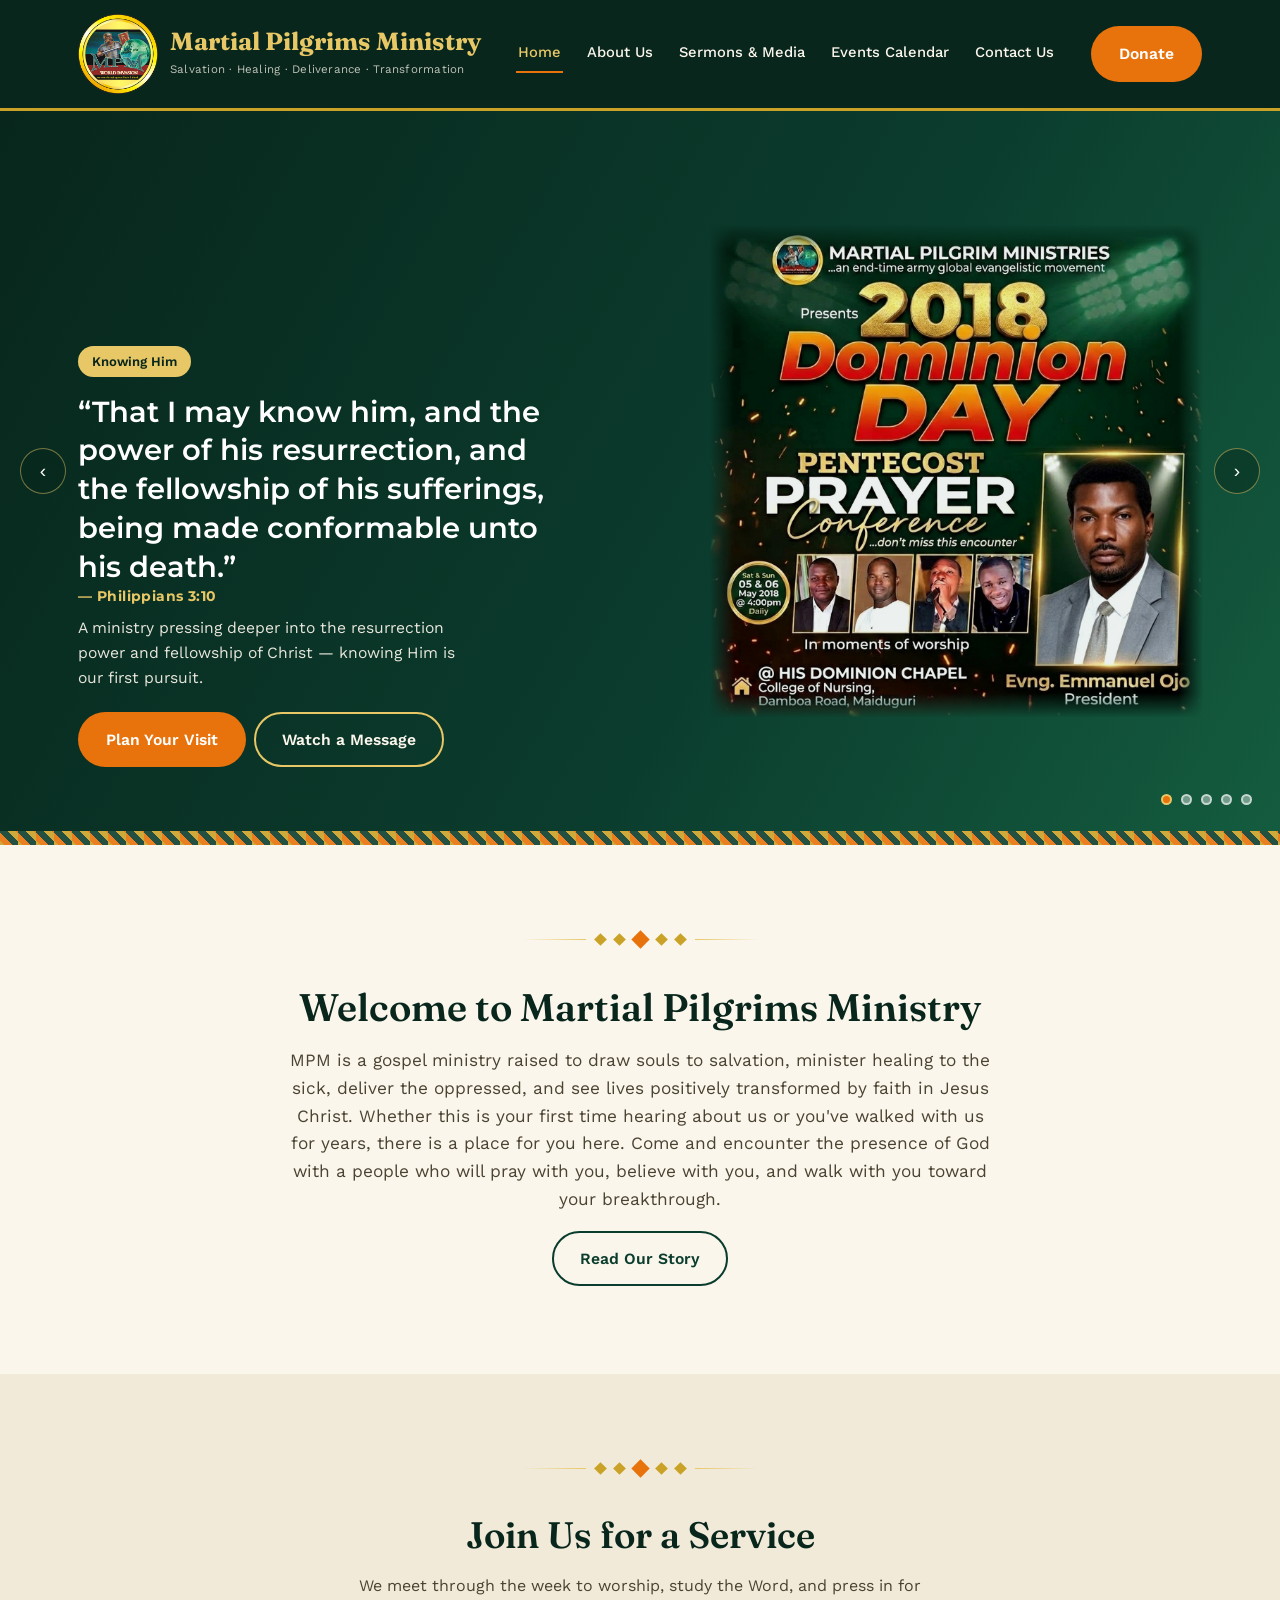
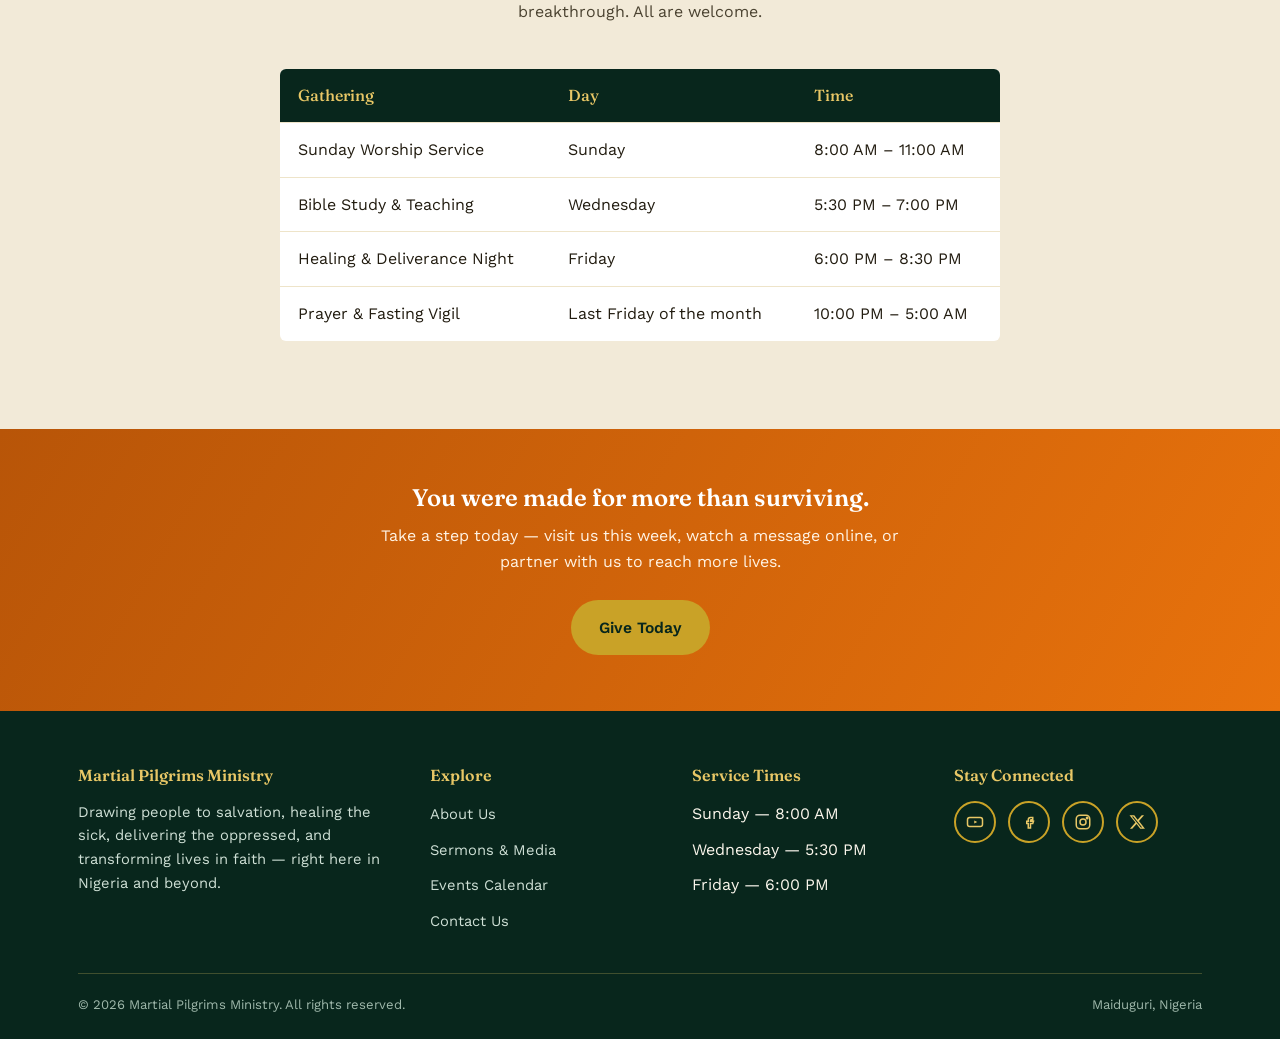
<file: index.html>
<!DOCTYPE html>
<html lang="en">
<head>
<meta charset="UTF-8">
<meta name="viewport" content="width=device-width, initial-scale=1.0">
<title>Martial Pilgrims Ministry — Home</title>
<meta name="description" content="Martial Pilgrims Ministry: drawing people to salvation, healing the sick, delivering the oppressed, and transforming lives in faith.">
<link rel="preconnect" href="https://fonts.googleapis.com">
<link href="https://fonts.googleapis.com/css2?family=Fraunces:opsz,wght@9..144,500;9..144,600;9..144,700&family=Montserrat:wght@500;600;700;800&family=Work+Sans:wght@400;500;600;700&display=swap" rel="stylesheet">
<link rel="stylesheet" href="style.css">
</head>
<body>

<header class="site-header">
  <nav class="nav">
    <a href="index.html" class="brand">
      <span class="brand-mark">
        <img src="assets/logo.png" alt="Martial Pilgrims Ministry logo">
      </span>
      <span class="brand-text">
        <span class="name">Martial Pilgrims Ministry</span>
        <span class="tag">Salvation · Healing · Deliverance · Transformation</span>
      </span>
    </a>
    <ul class="nav-links">
      <li><a href="index.html" class="active">Home</a></li>
      <li><a href="about.html">About Us</a></li>
      <li><a href="sermons.html">Sermons &amp; Media</a></li>
      <li><a href="events.html">Events Calendar</a></li>
      <li><a href="contact.html">Contact Us</a></li>
    </ul>
    <div class="nav-actions">
      <a href="#" class="btn btn-orange" data-open-donate>Donate</a>
      <button class="nav-toggle" aria-label="Toggle menu">
        <span></span><span></span><span></span>
      </button>
    </div>
  </nav>
</header>

<!-- ============ HERO: 5 large picture sliders ============ -->
<div class="hero-slider">

  <div class="slide active">
    <div class="slide-bg"></div>
    <div class="slide-media bg-worship"></div>
    <div class="slide-content">
      <span class="slide-kicker">Knowing Him</span>
      <h1>“That I may know him, and the power of his resurrection, and the fellowship of his sufferings, being made conformable unto his death.”<span class="verse-ref">— Philippians 3:10</span></h1>
      <p>A ministry pressing deeper into the resurrection power and fellowship of Christ — knowing Him is our first pursuit.</p>
      <div class="slide-actions">
        <a href="#service-times" class="btn btn-orange">Plan Your Visit</a>
        <a href="sermons.html" class="btn btn-outline on-dark">Watch a Message</a>
      </div>
    </div>
  </div>

  <div class="slide">
    <div class="slide-bg"></div>
    <div class="slide-media bg-healing"></div>
    <div class="slide-content">
      <span class="slide-kicker">Soldiers of Christ</span>
      <h1>“No man that warreth entangleth himself with the affairs of this life; that he may please him who hath chosen him to be a soldier.”<span class="verse-ref">— 2 Timothy 2:4</span></h1>
      <p>Undivided, disciplined, and wholly devoted to please the One who called us into His army.</p>
      <div class="slide-actions">
        <a href="events.html" class="btn btn-orange">Join Bible Study</a>
        <a href="about.html" class="btn btn-outline on-dark">Our Beliefs</a>
      </div>
    </div>
  </div>

  <div class="slide">
    <div class="slide-bg"></div>
    <div class="slide-media bg-deliverance"></div>
    <div class="slide-content">
      <span class="slide-kicker">Healing &amp; Miracles</span>
      <h1>“Heal the sick, cleanse the lepers, raise the dead, cast out devils: freely ye have received, freely give.”<span class="verse-ref">— Matthew 10:8</span></h1>
      <p>Freely we have received — freely we give, ministering healing and deliverance to all who come.</p>
      <div class="slide-actions">
        <a href="events.html" class="btn btn-orange">Join a Healing Service</a>
        <a href="sermons.html" class="btn btn-outline on-dark">Testimonies</a>
      </div>
    </div>
  </div>

  <div class="slide">
    <div class="slide-bg"></div>
    <div class="slide-media bg-outreach"></div>
    <div class="slide-content">
      <span class="slide-kicker">Power From on High</span>
      <h1>“Ye shall receive power, after that the Holy Ghost is come upon you: and ye shall be witnesses unto me both in Jerusalem, and in all Judaea, and in Samaria, and unto the uttermost part of the earth.”<span class="verse-ref">— Acts 1:8</span></h1>
      <p>Spirit-empowered witnesses carrying the Gospel from Nigeria to the uttermost parts of the earth.</p>
      <div class="slide-actions">
        <a href="events.html" class="btn btn-orange">See Outreach Events</a>
        <a href="#" class="btn btn-outline on-dark" data-open-donate>Support a Mission</a>
      </div>
    </div>
  </div>

  <div class="slide">
    <div class="slide-bg"></div>
    <div class="slide-media bg-youth"></div>
    <div class="slide-content">
      <span class="slide-kicker">Abiding in the Vine</span>
      <h1>“Abide in me, and I in you. As the branch cannot bear fruit of itself, except it abide in the vine; no more can ye, except ye abide in me.”<span class="verse-ref">— John 15:4</span></h1>
      <p>Rooted in Christ and bearing lasting fruit through daily communion with Him, as a family of faith.</p>
      <div class="slide-actions">
        <a href="events.html" class="btn btn-orange">Youth &amp; Discipleship</a>
        <a href="about.html" class="btn btn-outline on-dark">Meet Our Leaders</a>
      </div>
    </div>
  </div>

  <button class="hero-arrow prev" aria-label="Previous slide">&#8249;</button>
  <button class="hero-arrow next" aria-label="Next slide">&#8250;</button>
  <div class="hero-dots"></div>
</div>
<div class="pattern-strip"></div>

<!-- ============ Welcome ============ -->
<section>
  <div class="container" style="max-width:760px; text-align:center;">
    <div class="diamond-divider"><span></span><span></span><span></span><span></span><span></span></div>
    <h2 style="font-size:clamp(1.8rem,3vw,2.4rem);">Welcome to Martial Pilgrims Ministry</h2>
    <p style="font-size:1.08rem; color:var(--ink-soft);">
      MPM is a gospel ministry raised to draw souls to salvation, minister healing to the sick, deliver the
      oppressed, and see lives positively transformed by faith in Jesus Christ. Whether this is your first
      time hearing about us or you've walked with us for years, there is a place for you here. Come and
      encounter the presence of God with a people who will pray with you, believe with you, and walk with
      you toward your breakthrough.
    </p>
    <a href="about.html" class="btn btn-outline on-light">Read Our Story</a>
  </div>
</section>

<!-- ============ Service times ============ -->
<section id="service-times" class="band-cream-dim">
  <div class="container">
    <div class="section-head">
      <div class="diamond-divider"><span></span><span></span><span></span><span></span><span></span></div>
      <h2>Join Us for a Service</h2>
      <p>We meet through the week to worship, study the Word, and press in for breakthrough. All are welcome.</p>
    </div>
    <div style="max-width:720px; margin:0 auto;">
      <table class="times-table">
        <thead><tr><th>Gathering</th><th>Day</th><th>Time</th></tr></thead>
        <tbody>
          <tr><td>Sunday Worship Service</td><td>Sunday</td><td>8:00 AM – 11:00 AM</td></tr>
          <tr><td>Bible Study &amp; Teaching</td><td>Wednesday</td><td>5:30 PM – 7:00 PM</td></tr>
          <tr><td>Healing &amp; Deliverance Night</td><td>Friday</td><td>6:00 PM – 8:30 PM</td></tr>
          <tr><td>Prayer &amp; Fasting Vigil</td><td>Last Friday of the month</td><td>10:00 PM – 5:00 AM</td></tr>
        </tbody>
      </table>
    </div>
  </div>
</section>

<!-- ============ CTA ============ -->
<section class="cta-band">
  <div class="container">
    <h2>You were made for more than surviving.</h2>
    <p>Take a step today — visit us this week, watch a message online, or partner with us to reach more lives.</p>
    <div style="display:flex; gap:16px; justify-content:center; flex-wrap:wrap;">
      <a href="#" class="btn btn-gold" data-open-donate>Give Today</a>
    </div>
  </div>
</section>

<!-- ============ Footer ============ -->
<footer class="site-footer">
  <div class="container">
    <div class="footer-grid">
      <div>
        <h4>Martial Pilgrims Ministry</h4>
        <p>Drawing people to salvation, healing the sick, delivering the oppressed, and transforming lives in faith — right here in Nigeria and beyond.</p>
      </div>
      <div>
        <h4>Explore</h4>
        <ul class="footer-links">
          <li><a href="about.html">About Us</a></li>
          <li><a href="sermons.html">Sermons &amp; Media</a></li>
          <li><a href="events.html">Events Calendar</a></li>
          <li><a href="contact.html">Contact Us</a></li>
        </ul>
      </div>
      <div>
        <h4>Service Times</h4>
        <ul class="footer-links">
          <li>Sunday — 8:00 AM</li>
          <li>Wednesday — 5:30 PM</li>
          <li>Friday — 6:00 PM</li>
        </ul>
      </div>
      <div>
        <h4>Stay Connected</h4>
        <div class="social-row">
          <a href="https://www.youtube.com/@martialpilgrimsministry8547" target="_blank" rel="noopener" aria-label="YouTube"><svg viewBox="0 0 24 24" fill="none" stroke="currentColor" stroke-width="2"><rect x="2" y="6" width="20" height="12" rx="3"/><path d="M11 10l4 2-4 2z" fill="currentColor" stroke="none"/></svg></a>
          <a href="https://www.facebook.com/Mboss1000" target="_blank" rel="noopener" aria-label="Facebook"><svg viewBox="0 0 24 24" fill="none" stroke="currentColor" stroke-width="2"><path d="M14 9h3V6h-3c-2 0-3 1-3 3v2H9v3h2v6h3v-6h3l1-3h-4v-1c0-1 0-1 1-1z"/></svg></a>
          <a href="#" aria-label="Instagram"><svg viewBox="0 0 24 24" fill="none" stroke="currentColor" stroke-width="2"><rect x="3" y="3" width="18" height="18" rx="5"/><circle cx="12" cy="12" r="4"/><circle cx="17.5" cy="6.5" r="1"/></svg></a>
          <a href="#" aria-label="X (Twitter)"><svg viewBox="0 0 24 24" fill="currentColor" stroke="none"><path d="M18.3 3h3.1l-6.8 7.8L22.6 21h-6.3l-4.9-6.4L5.7 21H2.6l7.3-8.3L2 3h6.4l4.4 5.9L18.3 3zm-1.1 16.2h1.7L7 4.7H5.2l12 14.5z"/></svg></a>
        </div>
      </div>
    </div>
    <div class="footer-bottom">
      <span>&copy; 2026 Martial Pilgrims Ministry. All rights reserved.</span>
      <span>Maiduguri, Nigeria</span>
    </div>
  </div>
</footer>

<!-- ============ Donate Modal ============ -->
<div class="modal-overlay" id="donateModal">
  <div class="modal" role="dialog" aria-modal="true" aria-labelledby="donateTitle">
    <button class="modal-close" data-close-donate aria-label="Close">&times;</button>
    <h2 id="donateTitle">Give to the Ministry</h2>
    <p class="sub">Your seed supports outreach, healing crusades, and the spread of the Gospel. Choose your currency below.</p>

    <div class="currency-tabs">
      <button class="active" data-currency="NGN">₦ NGN</button>
      <button data-currency="USD">$ USD</button>
      <button data-currency="GBP">£ GBP</button>
      <button data-currency="EUR">€ EUR</button>
    </div>

    <div class="currency-panel active" data-currency="NGN">
      <div class="give-online-box">
        <h4>Give Online (Naira)</h4>
        <p style="font-size:.9rem; color:var(--ink-soft); margin-bottom:12px;">Pay instantly by card, bank transfer, or USSD.</p>
        <div class="donate-fields">
          <input type="number" id="amountNGN" placeholder="Amount (₦)" min="100" value="5000">
          <input type="email" id="emailNGN" placeholder="Email address">
        </div>
        <button type="button" class="btn btn-orange btn-block" data-pay="paystack" data-amount-input="amountNGN" data-email-input="emailNGN">Give via Paystack</button>
        <button type="button" class="btn btn-outline on-light btn-block" style="margin-top:10px;" data-pay="flutterwave" data-amount-input="amountNGN" data-email-input="emailNGN">Give via Flutterwave</button>
      </div>
      <div class="give-online-box">
        <h4>Direct Bank Transfer</h4>
        <div class="bank-line"><span>Bank</span><span>Zenith Bank Plc</span></div>
        <div class="bank-line"><span>Account Name</span><span>Martial Pilgrims Ministry</span></div>
        <div class="bank-line"><span>Account Number</span><span>1016214661</span></div>
      </div>
    </div>

    <div class="currency-panel" data-currency="USD">
      <div class="give-online-box">
        <h4>Give Online (US Dollars)</h4>
        <p style="font-size:.9rem; color:var(--ink-soft); margin-bottom:12px;">Give securely from anywhere via PayPal or card.</p>
        <div class="donate-fields">
          <input type="number" id="amountUSD" placeholder="Amount ($)" min="1" value="25">
        </div>
        <div id="paypal-button-USD" class="paypal-container" data-paypal-currency="USD" data-paypal-container="paypal-button-USD" data-paypal-amount="amountUSD"></div>
        <p class="paypal-note">Secure checkout powered by PayPal.</p>
      </div>
      <div class="give-online-box">
        <h4>Wire Transfer (USD)</h4>
        <div class="bank-line"><span>Bank</span><span>Zion Trust Bank</span></div>
        <div class="bank-line"><span>SWIFT Code</span><span>ZTBNGLAX</span></div>
        <div class="bank-line"><span>Account Number</span><span>USD-0098765</span></div>
      </div>
    </div>

    <div class="currency-panel" data-currency="GBP">
      <div class="give-online-box">
        <h4>Give Online (British Pounds)</h4>
        <p style="font-size:.9rem; color:var(--ink-soft); margin-bottom:12px;">Give from the UK via PayPal or card.</p>
        <div class="donate-fields">
          <input type="number" id="amountGBP" placeholder="Amount (£)" min="1" value="20">
        </div>
        <div id="paypal-button-GBP" class="paypal-container" data-paypal-currency="GBP" data-paypal-container="paypal-button-GBP" data-paypal-amount="amountGBP"></div>
        <p class="paypal-note">Secure checkout powered by PayPal.</p>
      </div>
      <div class="give-online-box">
        <h4>Wire Transfer (GBP)</h4>
        <div class="bank-line"><span>Bank</span><span>Zion Trust Bank</span></div>
        <div class="bank-line"><span>SWIFT Code</span><span>ZTBNGLAX</span></div>
        <div class="bank-line"><span>Account Number</span><span>GBP-0076543</span></div>
      </div>
    </div>

    <div class="currency-panel" data-currency="EUR">
      <div class="give-online-box">
        <h4>Give Online (Euros)</h4>
        <p style="font-size:.9rem; color:var(--ink-soft); margin-bottom:12px;">Give from Europe via PayPal or card.</p>
        <div class="donate-fields">
          <input type="number" id="amountEUR" placeholder="Amount (€)" min="1" value="20">
        </div>
        <div id="paypal-button-EUR" class="paypal-container" data-paypal-currency="EUR" data-paypal-container="paypal-button-EUR" data-paypal-amount="amountEUR"></div>
        <p class="paypal-note">Secure checkout powered by PayPal.</p>
      </div>
      <div class="give-online-box">
        <h4>Wire Transfer (EUR)</h4>
        <div class="bank-line"><span>Bank</span><span>Zion Trust Bank</span></div>
        <div class="bank-line"><span>IBAN</span><span>NG00 ZTBN 0054 3210</span></div>
        <div class="bank-line"><span>SWIFT Code</span><span>ZTBNGLAX</span></div>
      </div>
    </div>

    <p class="modal-note">Payment buttons are wired up and ready — add your real Paystack, Flutterwave, and PayPal keys in <code>script.js</code> to start accepting live donations. Wire transfer details above are also placeholders to update with your bank's actual details for the USD/GBP/EUR accounts.</p>
  </div>
</div>

<script src="https://js.paystack.co/v1/inline.js"></script>
<script src="https://checkout.flutterwave.com/v3.js"></script>
<script src="script.js"></script>
</body>
</html>
</file>
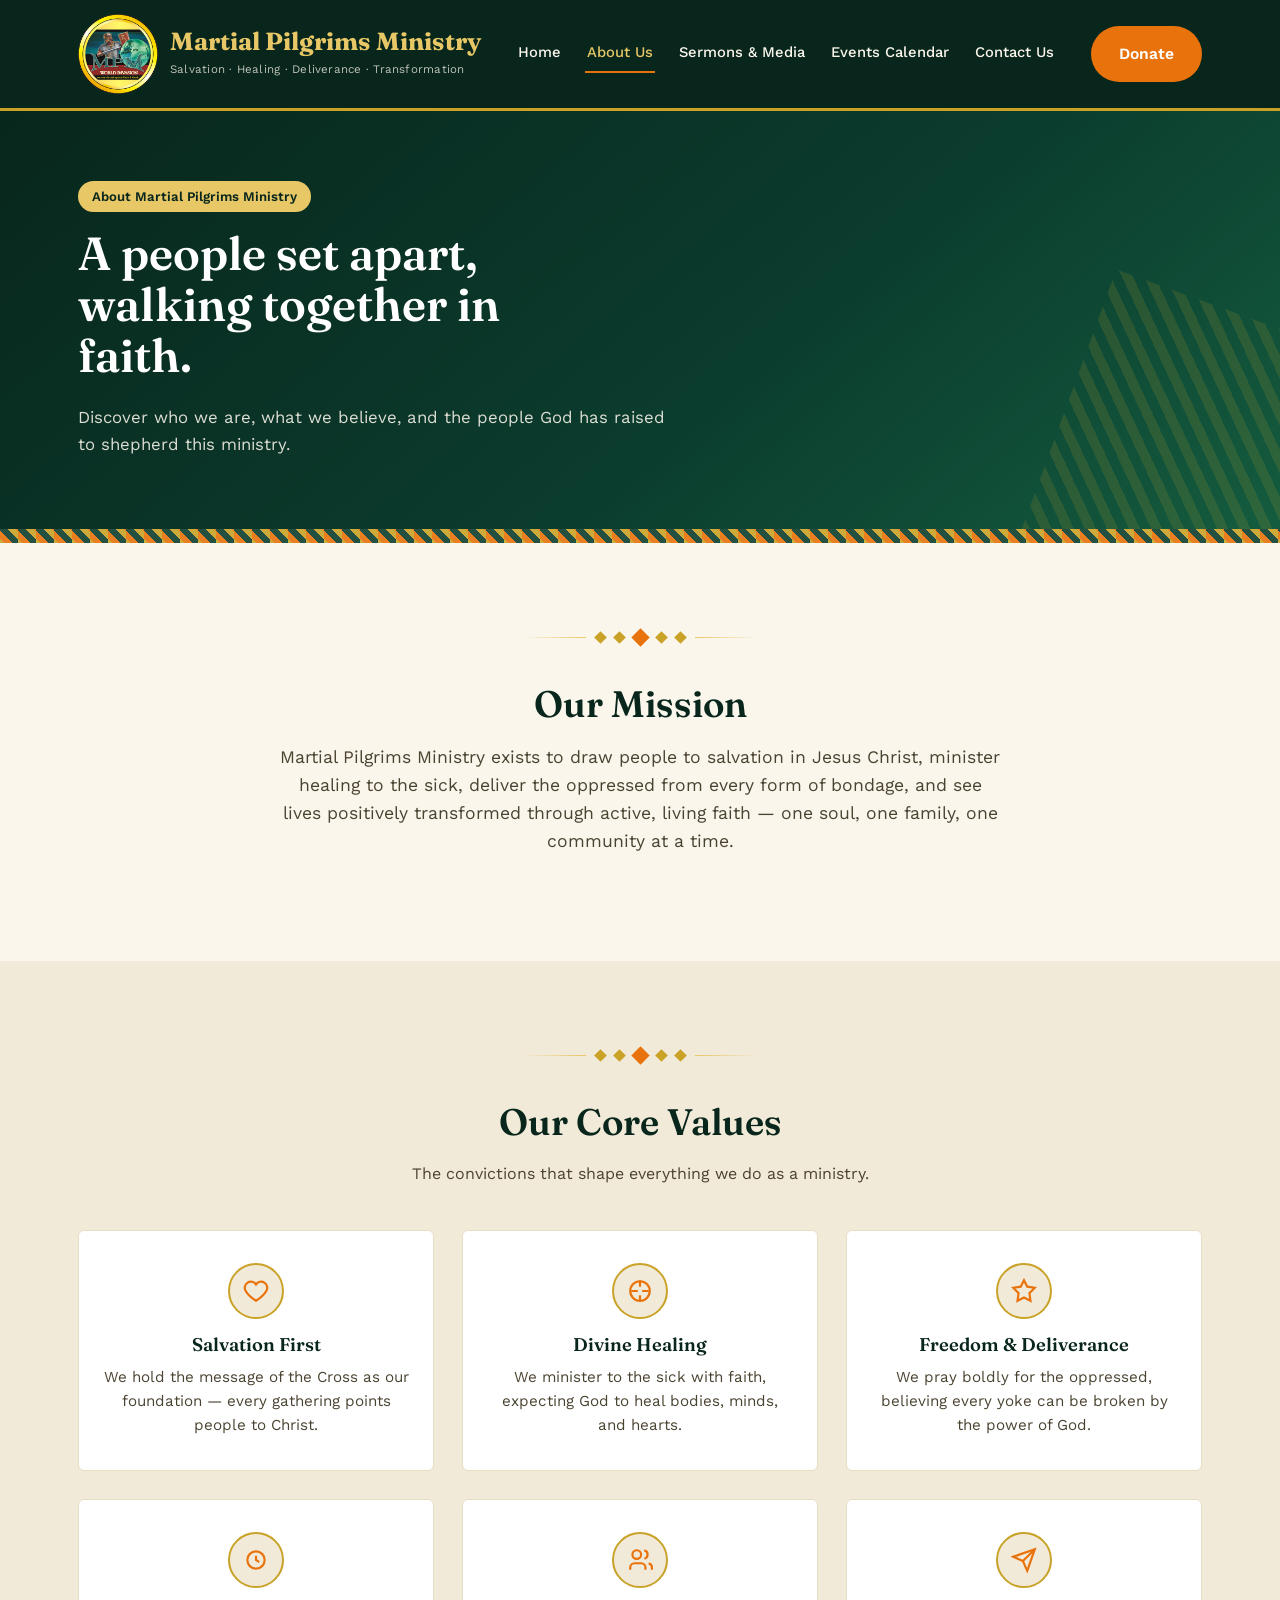
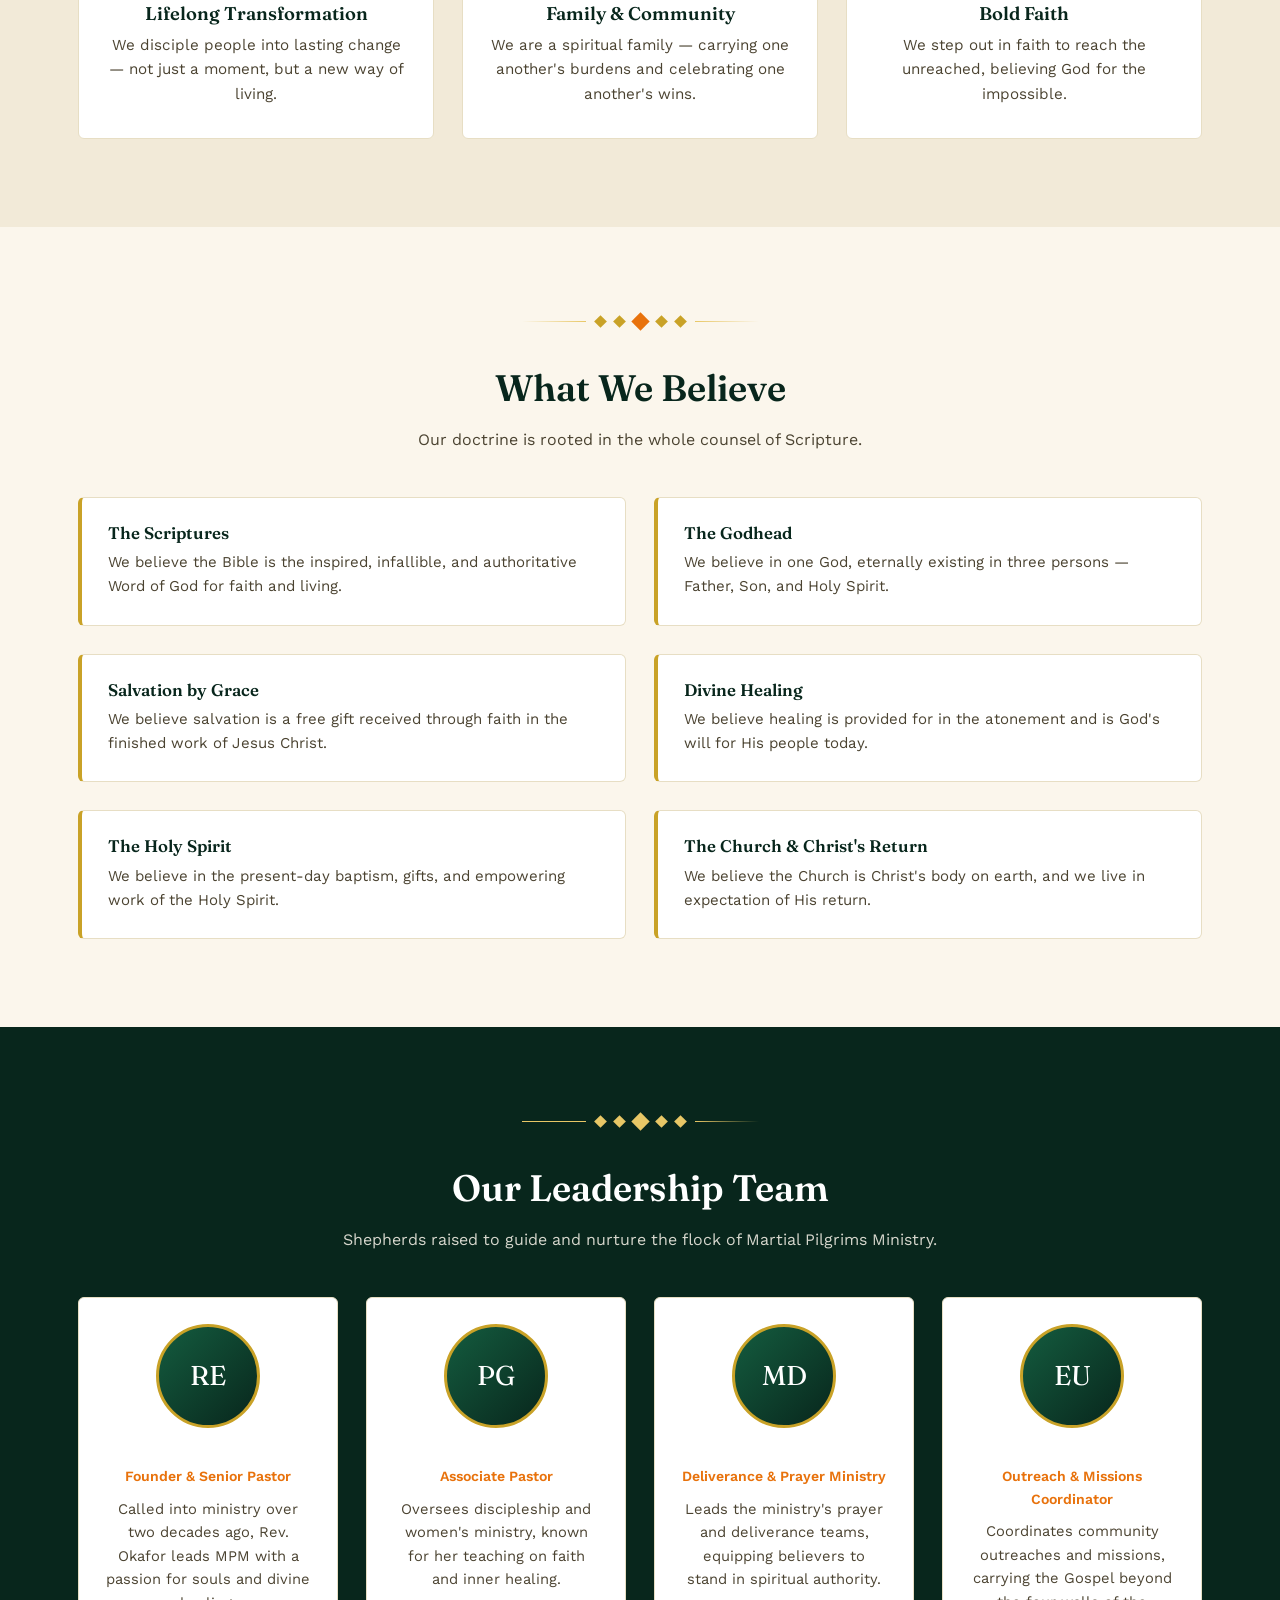
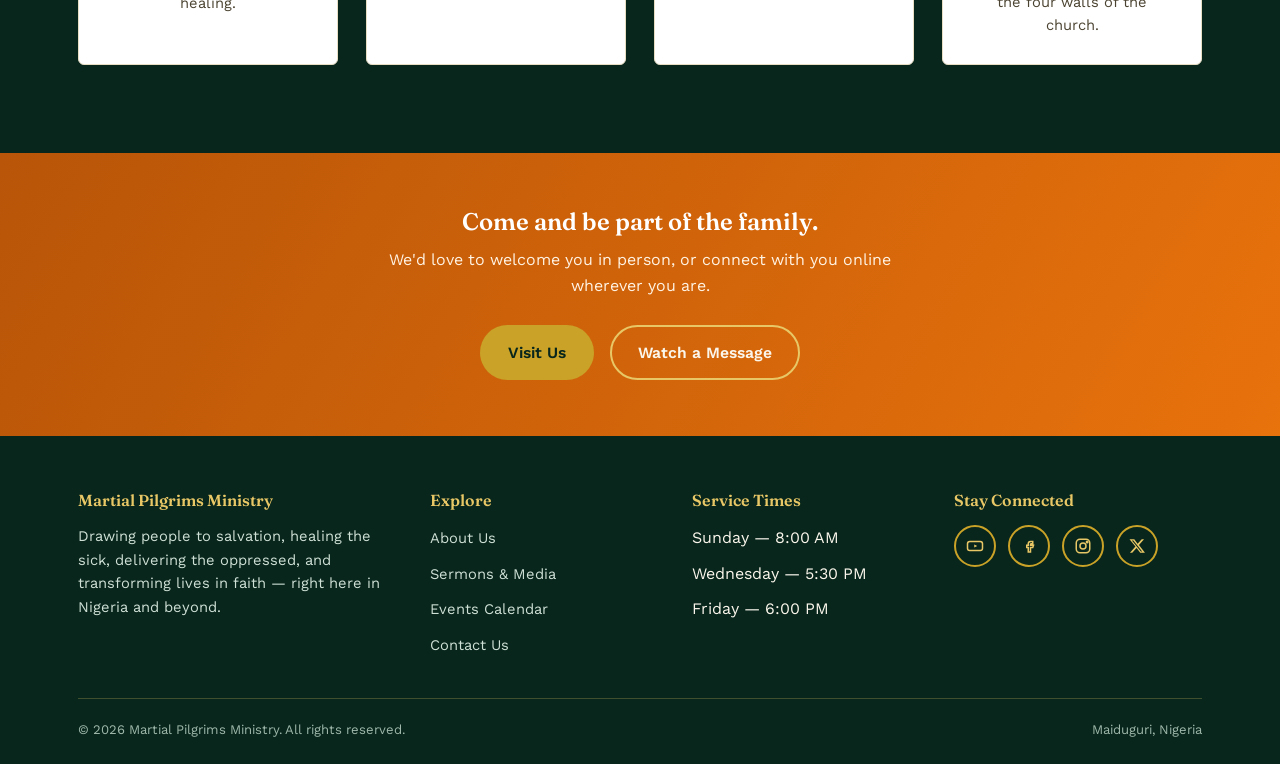
<file: about.html>
<!DOCTYPE html>
<html lang="en">
<head>
<meta charset="UTF-8">
<meta name="viewport" content="width=device-width, initial-scale=1.0">
<title>About Us — Martial Pilgrims Ministry</title>
<link rel="preconnect" href="https://fonts.googleapis.com">
<link href="https://fonts.googleapis.com/css2?family=Fraunces:opsz,wght@9..144,500;9..144,600;9..144,700&family=Work+Sans:wght@400;500;600;700&display=swap" rel="stylesheet">
<link rel="stylesheet" href="style.css">
</head>
<body>

<header class="site-header">
  <nav class="nav">
    <a href="index.html" class="brand">
      <span class="brand-mark">
        <img src="assets/logo.png" alt="Martial Pilgrims Ministry logo">
      </span>
      <span class="brand-text">
        <span class="name">Martial Pilgrims Ministry</span>
        <span class="tag">Salvation · Healing · Deliverance · Transformation</span>
      </span>
    </a>
    <ul class="nav-links">
      <li><a href="index.html">Home</a></li>
      <li><a href="about.html" class="active">About Us</a></li>
      <li><a href="sermons.html">Sermons &amp; Media</a></li>
      <li><a href="events.html">Events Calendar</a></li>
      <li><a href="contact.html">Contact Us</a></li>
    </ul>
    <div class="nav-actions">
      <a href="#" class="btn btn-orange" data-open-donate>Donate</a>
      <button class="nav-toggle" aria-label="Toggle menu"><span></span><span></span><span></span></button>
    </div>
  </nav>
</header>

<section class="page-hero">
  <div class="page-hero-pattern"></div>
  <div class="container">
    <span class="slide-kicker">About Martial Pilgrims Ministry</span>
    <h1>A people set apart, walking together in faith.</h1>
    <p>Discover who we are, what we believe, and the people God has raised to shepherd this ministry.</p>
  </div>
</section>
<div class="pattern-strip"></div>

<!-- Mission -->
<section>
  <div class="container" style="max-width:780px; text-align:center;">
    <div class="diamond-divider"><span></span><span></span><span></span><span></span><span></span></div>
    <h2 style="font-size:clamp(1.8rem,3vw,2.3rem);">Our Mission</h2>
    <p style="font-size:1.1rem; color:var(--ink-soft);">
      Martial Pilgrims Ministry exists to draw people to salvation in Jesus Christ, minister healing to
      the sick, deliver the oppressed from every form of bondage, and see lives positively transformed
      through active, living faith — one soul, one family, one community at a time.
    </p>
  </div>
</section>

<!-- Core values -->
<section class="band-cream-dim">
  <div class="container">
    <div class="section-head">
      <div class="diamond-divider"><span></span><span></span><span></span><span></span><span></span></div>
      <h2>Our Core Values</h2>
      <p>The convictions that shape everything we do as a ministry.</p>
    </div>
    <div class="grid grid-3">
      <div class="value-card">
        <div class="icon"><svg viewBox="0 0 24 24" fill="none" stroke="currentColor" stroke-width="2"><path d="M12 21s-7-4.5-9.5-9A5.5 5.5 0 0 1 12 6a5.5 5.5 0 0 1 9.5 6c-2.5 4.5-9.5 9-9.5 9z"/></svg></div>
        <h3>Salvation First</h3>
        <p>We hold the message of the Cross as our foundation — every gathering points people to Christ.</p>
      </div>
      <div class="value-card">
        <div class="icon"><svg viewBox="0 0 24 24" fill="none" stroke="currentColor" stroke-width="2"><path d="M12 2v6M12 22v-6M4 12h6M14 12h6"/><circle cx="12" cy="12" r="9"/></svg></div>
        <h3>Divine Healing</h3>
        <p>We minister to the sick with faith, expecting God to heal bodies, minds, and hearts.</p>
      </div>
      <div class="value-card">
        <div class="icon"><svg viewBox="0 0 24 24" fill="none" stroke="currentColor" stroke-width="2"><path d="M12 2l3 6 7 1-5 5 1 7-6-3-6 3 1-7-5-5 7-1z"/></svg></div>
        <h3>Freedom &amp; Deliverance</h3>
        <p>We pray boldly for the oppressed, believing every yoke can be broken by the power of God.</p>
      </div>
      <div class="value-card">
        <div class="icon"><svg viewBox="0 0 24 24" fill="none" stroke="currentColor" stroke-width="2"><path d="M4 12a8 8 0 1 1 16 0 8 8 0 0 1-16 0z"/><path d="M12 8v4l3 2"/></svg></div>
        <h3>Lifelong Transformation</h3>
        <p>We disciple people into lasting change — not just a moment, but a new way of living.</p>
      </div>
      <div class="value-card">
        <div class="icon"><svg viewBox="0 0 24 24" fill="none" stroke="currentColor" stroke-width="2"><path d="M17 21v-2a4 4 0 0 0-4-4H7a4 4 0 0 0-4 4v2"/><circle cx="9" cy="7" r="4"/><path d="M23 21v-2a4 4 0 0 0-3-3.87"/><path d="M16 3.13a4 4 0 0 1 0 7.75"/></svg></div>
        <h3>Family &amp; Community</h3>
        <p>We are a spiritual family — carrying one another's burdens and celebrating one another's wins.</p>
      </div>
      <div class="value-card">
        <div class="icon"><svg viewBox="0 0 24 24" fill="none" stroke="currentColor" stroke-width="2"><path d="M22 2L11 13"/><path d="M22 2l-7 20-4-9-9-4 20-7z"/></svg></div>
        <h3>Bold Faith</h3>
        <p>We step out in faith to reach the unreached, believing God for the impossible.</p>
      </div>
    </div>
  </div>
</section>

<!-- Doctrinal beliefs -->
<section>
  <div class="container">
    <div class="section-head">
      <div class="diamond-divider"><span></span><span></span><span></span><span></span><span></span></div>
      <h2>What We Believe</h2>
      <p>Our doctrine is rooted in the whole counsel of Scripture.</p>
    </div>
    <div class="grid grid-2">
      <div class="belief-card">
        <h3>The Scriptures</h3>
        <p>We believe the Bible is the inspired, infallible, and authoritative Word of God for faith and living.</p>
      </div>
      <div class="belief-card">
        <h3>The Godhead</h3>
        <p>We believe in one God, eternally existing in three persons — Father, Son, and Holy Spirit.</p>
      </div>
      <div class="belief-card">
        <h3>Salvation by Grace</h3>
        <p>We believe salvation is a free gift received through faith in the finished work of Jesus Christ.</p>
      </div>
      <div class="belief-card">
        <h3>Divine Healing</h3>
        <p>We believe healing is provided for in the atonement and is God's will for His people today.</p>
      </div>
      <div class="belief-card">
        <h3>The Holy Spirit</h3>
        <p>We believe in the present-day baptism, gifts, and empowering work of the Holy Spirit.</p>
      </div>
      <div class="belief-card">
        <h3>The Church &amp; Christ's Return</h3>
        <p>We believe the Church is Christ's body on earth, and we live in expectation of His return.</p>
      </div>
    </div>
  </div>
</section>

<!-- Leadership -->
<section class="band-dark">
  <div class="container">
    <div class="section-head">
      <div class="diamond-divider on-dark"><span></span><span></span><span></span><span></span><span></span></div>
      <h2>Our Leadership Team</h2>
      <p style="color:var(--cream); opacity:.85;">Shepherds raised to guide and nurture the flock of Martial Pilgrims Ministry.</p>
    </div>
    <div class="grid grid-4">
      <div class="team-card">
        <div class="avatar">RE</div>
        <h3>Rev. Emmanuel Okafor</h3>
        <span class="role">Founder &amp; Senior Pastor</span>
        <p>Called into ministry over two decades ago, Rev. Okafor leads MPM with a passion for souls and divine healing.</p>
      </div>
      <div class="team-card">
        <div class="avatar">PG</div>
        <h3>Pastor Grace Adeyemi</h3>
        <span class="role">Associate Pastor</span>
        <p>Oversees discipleship and women's ministry, known for her teaching on faith and inner healing.</p>
      </div>
      <div class="team-card">
        <div class="avatar">MD</div>
        <h3>Minister David Bassey</h3>
        <span class="role">Deliverance &amp; Prayer Ministry</span>
        <p>Leads the ministry's prayer and deliverance teams, equipping believers to stand in spiritual authority.</p>
      </div>
      <div class="team-card">
        <div class="avatar">EU</div>
        <h3>Elder Esther Umoh</h3>
        <span class="role">Outreach &amp; Missions Coordinator</span>
        <p>Coordinates community outreaches and missions, carrying the Gospel beyond the four walls of the church.</p>
      </div>
    </div>
  </div>
</section>

<section class="cta-band">
  <div class="container">
    <h2>Come and be part of the family.</h2>
    <p>We'd love to welcome you in person, or connect with you online wherever you are.</p>
    <div style="display:flex; gap:16px; justify-content:center; flex-wrap:wrap;">
      <a href="contact.html" class="btn btn-gold">Visit Us</a>
      <a href="sermons.html" class="btn btn-outline on-dark">Watch a Message</a>
    </div>
  </div>
</section>

<footer class="site-footer">
  <div class="container">
    <div class="footer-grid">
      <div>
        <h4>Martial Pilgrims Ministry</h4>
        <p>Drawing people to salvation, healing the sick, delivering the oppressed, and transforming lives in faith — right here in Nigeria and beyond.</p>
      </div>
      <div>
        <h4>Explore</h4>
        <ul class="footer-links">
          <li><a href="about.html">About Us</a></li>
          <li><a href="sermons.html">Sermons &amp; Media</a></li>
          <li><a href="events.html">Events Calendar</a></li>
          <li><a href="contact.html">Contact Us</a></li>
        </ul>
      </div>
      <div>
        <h4>Service Times</h4>
        <ul class="footer-links">
          <li>Sunday — 8:00 AM</li>
          <li>Wednesday — 5:30 PM</li>
          <li>Friday — 6:00 PM</li>
        </ul>
      </div>
      <div>
        <h4>Stay Connected</h4>
        <div class="social-row">
          <a href="https://www.youtube.com/@martialpilgrimsministry8547" target="_blank" rel="noopener" aria-label="YouTube"><svg viewBox="0 0 24 24" fill="none" stroke="currentColor" stroke-width="2"><rect x="2" y="6" width="20" height="12" rx="3"/><path d="M11 10l4 2-4 2z" fill="currentColor" stroke="none"/></svg></a>
          <a href="https://www.facebook.com/Mboss1000" target="_blank" rel="noopener" aria-label="Facebook"><svg viewBox="0 0 24 24" fill="none" stroke="currentColor" stroke-width="2"><path d="M14 9h3V6h-3c-2 0-3 1-3 3v2H9v3h2v6h3v-6h3l1-3h-4v-1c0-1 0-1 1-1z"/></svg></a>
          <a href="#" aria-label="Instagram"><svg viewBox="0 0 24 24" fill="none" stroke="currentColor" stroke-width="2"><rect x="3" y="3" width="18" height="18" rx="5"/><circle cx="12" cy="12" r="4"/><circle cx="17.5" cy="6.5" r="1"/></svg></a>
          <a href="#" aria-label="X (Twitter)"><svg viewBox="0 0 24 24" fill="currentColor" stroke="none"><path d="M18.3 3h3.1l-6.8 7.8L22.6 21h-6.3l-4.9-6.4L5.7 21H2.6l7.3-8.3L2 3h6.4l4.4 5.9L18.3 3zm-1.1 16.2h1.7L7 4.7H5.2l12 14.5z"/></svg></a>
        </div>
      </div>
    </div>
    <div class="footer-bottom">
      <span>&copy; 2026 Martial Pilgrims Ministry. All rights reserved.</span>
      <span>Maiduguri, Nigeria</span>
    </div>
  </div>
</footer>

<div class="modal-overlay" id="donateModal">
  <div class="modal" role="dialog" aria-modal="true" aria-labelledby="donateTitle">
    <button class="modal-close" data-close-donate aria-label="Close">&times;</button>
    <h2 id="donateTitle">Give to the Ministry</h2>
    <p class="sub">Your seed supports outreach, healing crusades, and the spread of the Gospel. Choose your currency below.</p>
    <div class="currency-tabs">
      <button class="active" data-currency="NGN">₦ NGN</button>
      <button data-currency="USD">$ USD</button>
      <button data-currency="GBP">£ GBP</button>
      <button data-currency="EUR">€ EUR</button>
    </div>
    <div class="currency-panel active" data-currency="NGN">
      <div class="give-online-box">
        <h4>Give Online (Naira)</h4>
        <p style="font-size:.9rem; color:var(--ink-soft); margin-bottom:12px;">Pay instantly by card, bank transfer, or USSD.</p>
        <div class="donate-fields">
          <input type="number" id="amountNGN" placeholder="Amount (₦)" min="100" value="5000">
          <input type="email" id="emailNGN" placeholder="Email address">
        </div>
        <button type="button" class="btn btn-orange btn-block" data-pay="paystack" data-amount-input="amountNGN" data-email-input="emailNGN">Give via Paystack</button>
        <button type="button" class="btn btn-outline on-light btn-block" style="margin-top:10px;" data-pay="flutterwave" data-amount-input="amountNGN" data-email-input="emailNGN">Give via Flutterwave</button>
      </div>
      <div class="give-online-box">
        <h4>Direct Bank Transfer</h4>
        <div class="bank-line"><span>Bank</span><span>Zenith Bank Plc</span></div>
        <div class="bank-line"><span>Account Name</span><span>Martial Pilgrims Ministry</span></div>
        <div class="bank-line"><span>Account Number</span><span>1016214661</span></div>
      </div>
    </div>
    <div class="currency-panel" data-currency="USD">
      <div class="give-online-box">
        <h4>Give Online (US Dollars)</h4>
        <p style="font-size:.9rem; color:var(--ink-soft); margin-bottom:12px;">Give securely from anywhere via PayPal or card.</p>
        <div class="donate-fields">
          <input type="number" id="amountUSD" placeholder="Amount ($)" min="1" value="25">
        </div>
        <div id="paypal-button-USD" class="paypal-container" data-paypal-currency="USD" data-paypal-container="paypal-button-USD" data-paypal-amount="amountUSD"></div>
        <p class="paypal-note">Secure checkout powered by PayPal.</p>
      </div>
      <div class="give-online-box">
        <h4>Wire Transfer (USD)</h4>
        <div class="bank-line"><span>Bank</span><span>Zion Trust Bank</span></div>
        <div class="bank-line"><span>SWIFT Code</span><span>ZTBNGLAX</span></div>
        <div class="bank-line"><span>Account Number</span><span>USD-0098765</span></div>
      </div>
    </div>
    <div class="currency-panel" data-currency="GBP">
      <div class="give-online-box">
        <h4>Give Online (British Pounds)</h4>
        <p style="font-size:.9rem; color:var(--ink-soft); margin-bottom:12px;">Give from the UK via PayPal or card.</p>
        <div class="donate-fields">
          <input type="number" id="amountGBP" placeholder="Amount (£)" min="1" value="20">
        </div>
        <div id="paypal-button-GBP" class="paypal-container" data-paypal-currency="GBP" data-paypal-container="paypal-button-GBP" data-paypal-amount="amountGBP"></div>
        <p class="paypal-note">Secure checkout powered by PayPal.</p>
      </div>
      <div class="give-online-box">
        <h4>Wire Transfer (GBP)</h4>
        <div class="bank-line"><span>Bank</span><span>Zion Trust Bank</span></div>
        <div class="bank-line"><span>SWIFT Code</span><span>ZTBNGLAX</span></div>
        <div class="bank-line"><span>Account Number</span><span>GBP-0076543</span></div>
      </div>
    </div>
    <div class="currency-panel" data-currency="EUR">
      <div class="give-online-box">
        <h4>Give Online (Euros)</h4>
        <p style="font-size:.9rem; color:var(--ink-soft); margin-bottom:12px;">Give from Europe via PayPal or card.</p>
        <div class="donate-fields">
          <input type="number" id="amountEUR" placeholder="Amount (€)" min="1" value="20">
        </div>
        <div id="paypal-button-EUR" class="paypal-container" data-paypal-currency="EUR" data-paypal-container="paypal-button-EUR" data-paypal-amount="amountEUR"></div>
        <p class="paypal-note">Secure checkout powered by PayPal.</p>
      </div>
      <div class="give-online-box">
        <h4>Wire Transfer (EUR)</h4>
        <div class="bank-line"><span>Bank</span><span>Zion Trust Bank</span></div>
        <div class="bank-line"><span>IBAN</span><span>NG00 ZTBN 0054 3210</span></div>
        <div class="bank-line"><span>SWIFT Code</span><span>ZTBNGLAX</span></div>
      </div>
    </div>
    <p class="modal-note">Payment buttons are wired up and ready — add your real Paystack, Flutterwave, and PayPal keys in <code>script.js</code> to start accepting live donations. Wire transfer details above are also placeholders to update with your bank's actual details for the USD/GBP/EUR accounts.</p>
  </div>
</div>

<script src="https://js.paystack.co/v1/inline.js"></script>
<script src="https://checkout.flutterwave.com/v3.js"></script>
<script src="script.js"></script>
</body>
</html>
</file>
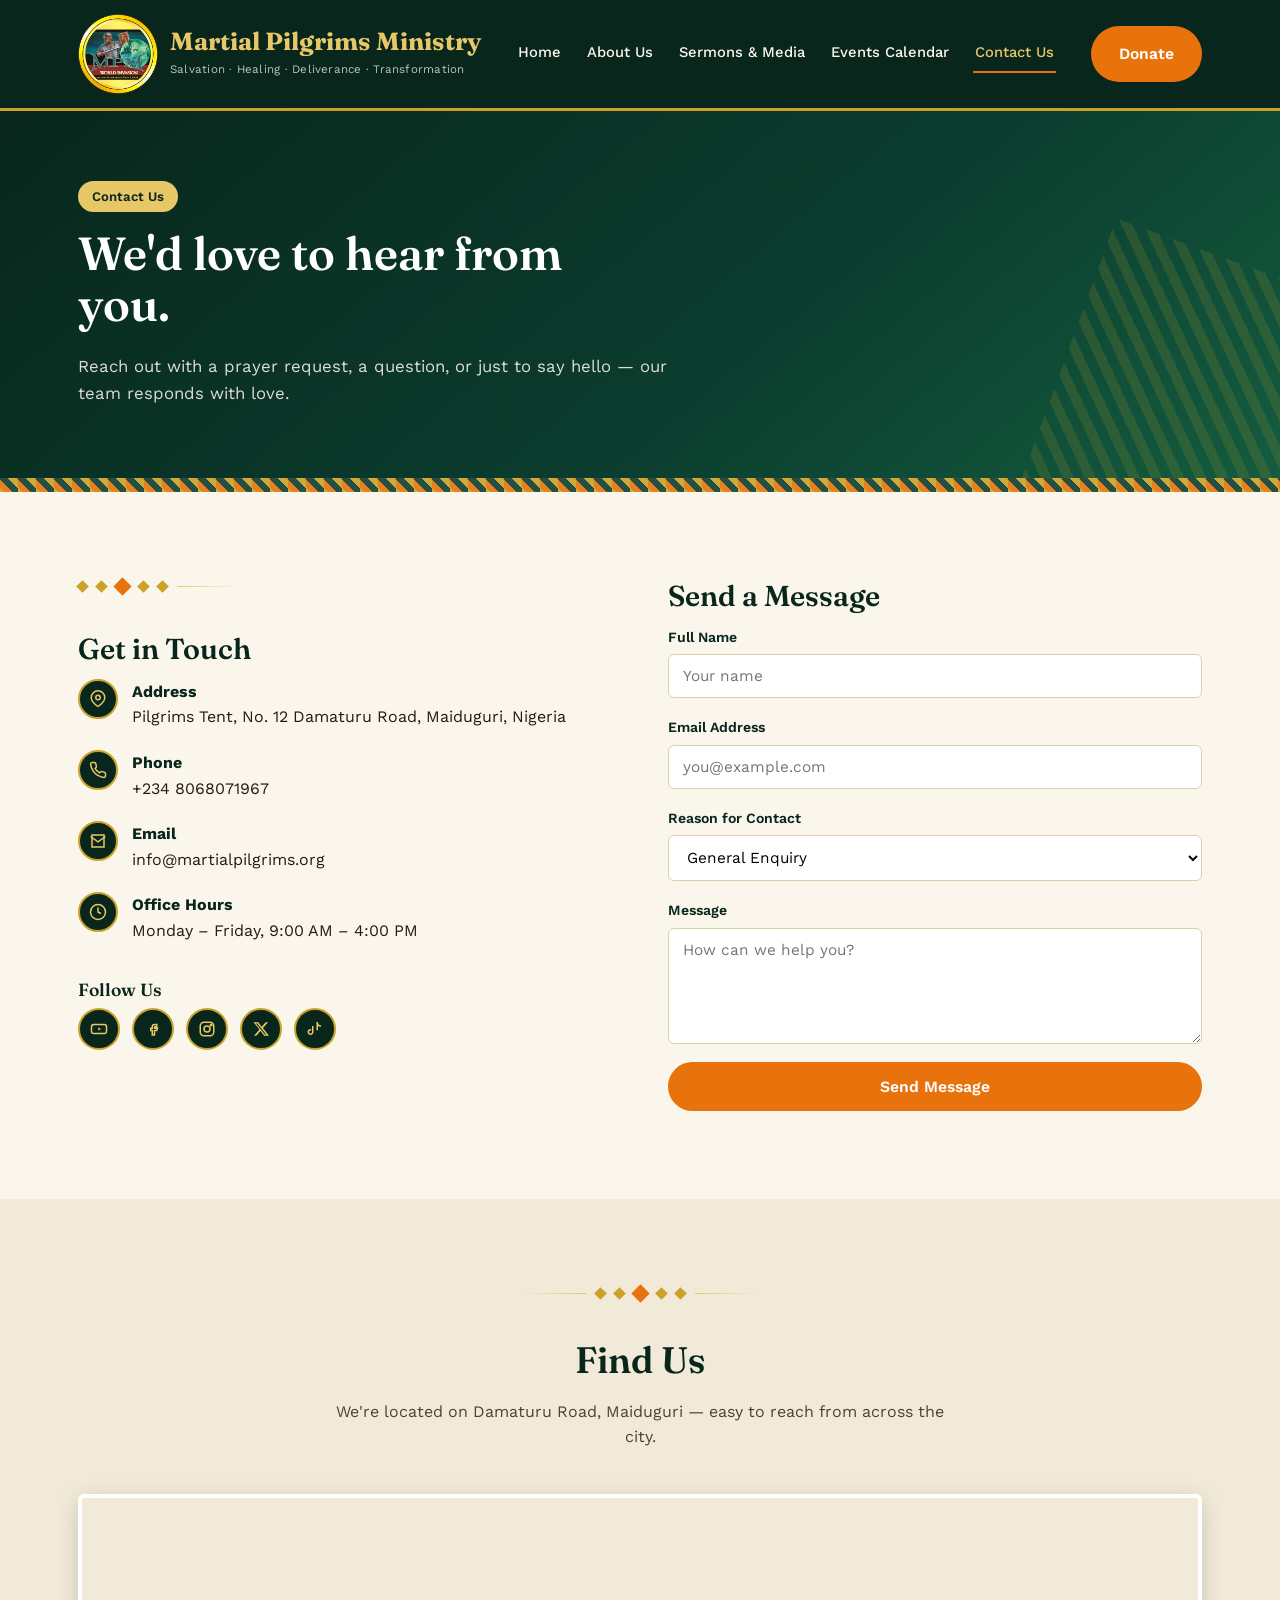
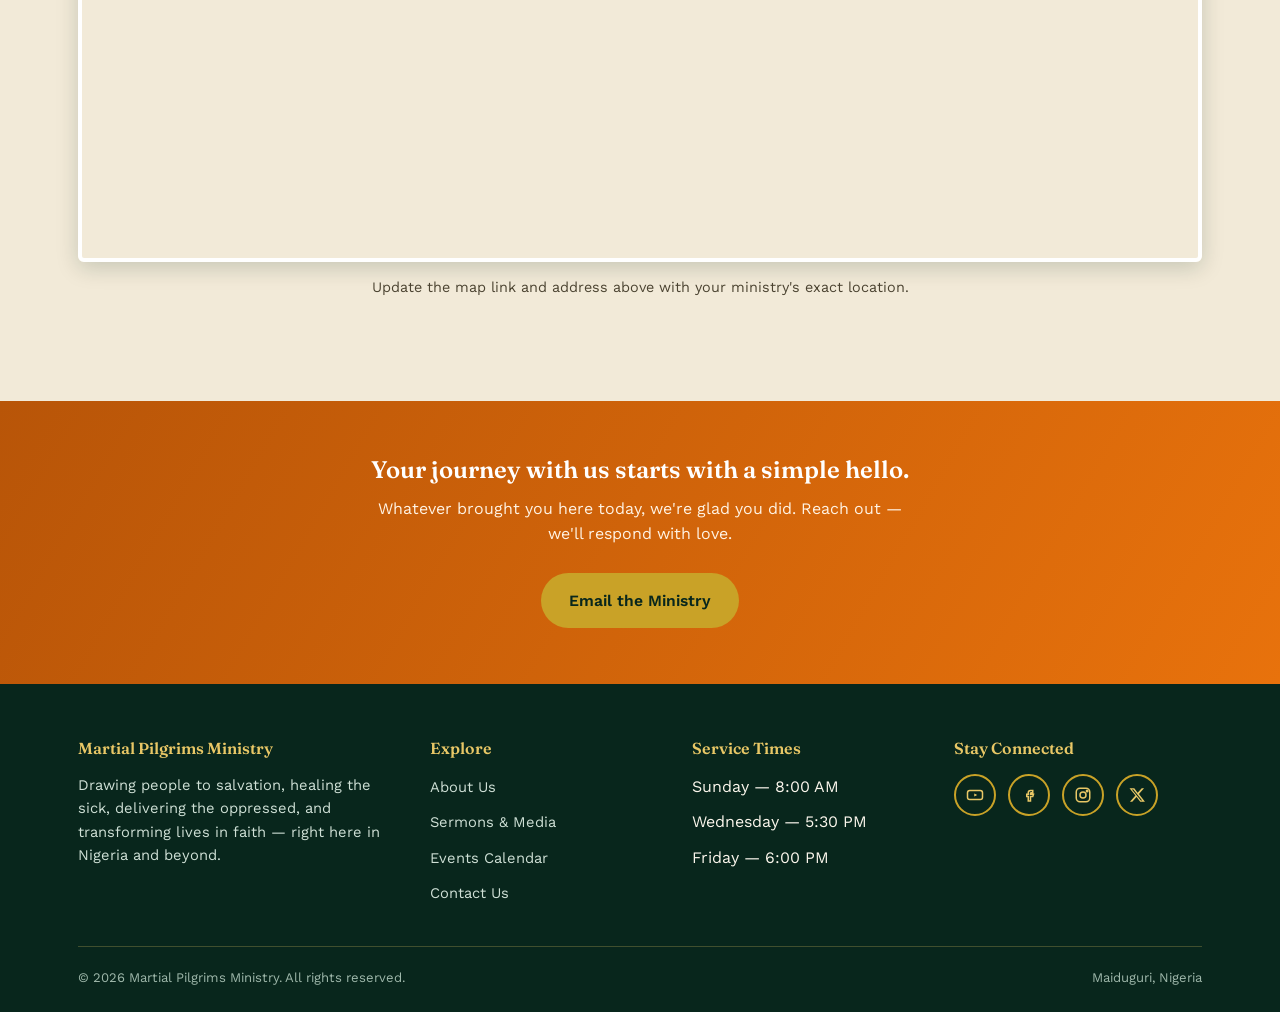
<file: contact.html>
<!DOCTYPE html>
<html lang="en">
<head>
<meta charset="UTF-8">
<meta name="viewport" content="width=device-width, initial-scale=1.0">
<title>Contact Us — Martial Pilgrims Ministry</title>
<link rel="preconnect" href="https://fonts.googleapis.com">
<link href="https://fonts.googleapis.com/css2?family=Fraunces:opsz,wght@9..144,500;9..144,600;9..144,700&family=Work+Sans:wght@400;500;600;700&display=swap" rel="stylesheet">
<link rel="stylesheet" href="style.css">
</head>
<body>

<header class="site-header">
  <nav class="nav">
    <a href="index.html" class="brand">
      <span class="brand-mark">
        <img src="assets/logo.png" alt="Martial Pilgrims Ministry logo">
      </span>
      <span class="brand-text">
        <span class="name">Martial Pilgrims Ministry</span>
        <span class="tag">Salvation · Healing · Deliverance · Transformation</span>
      </span>
    </a>
    <ul class="nav-links">
      <li><a href="index.html">Home</a></li>
      <li><a href="about.html">About Us</a></li>
      <li><a href="sermons.html">Sermons &amp; Media</a></li>
      <li><a href="events.html">Events Calendar</a></li>
      <li><a href="contact.html" class="active">Contact Us</a></li>
    </ul>
    <div class="nav-actions">
      <a href="#" class="btn btn-orange" data-open-donate>Donate</a>
      <button class="nav-toggle" aria-label="Toggle menu"><span></span><span></span><span></span></button>
    </div>
  </nav>
</header>

<section class="page-hero">
  <div class="page-hero-pattern"></div>
  <div class="container">
    <span class="slide-kicker">Contact Us</span>
    <h1>We'd love to hear from you.</h1>
    <p>Reach out with a prayer request, a question, or just to say hello — our team responds with love.</p>
  </div>
</section>
<div class="pattern-strip"></div>

<section>
  <div class="container">
    <div class="grid grid-2" style="align-items:start; gap:56px;">

      <div>
        <div class="diamond-divider left"><span></span><span></span><span></span><span></span><span></span></div>
        <h2 style="font-size:1.8rem;">Get in Touch</h2>
        <ul class="contact-list">
          <li>
            <span class="ic"><svg viewBox="0 0 24 24" fill="none" stroke="currentColor" stroke-width="2"><path d="M21 10c0 6-9 12-9 12S3 16 3 10a9 9 0 0 1 18 0z"/><circle cx="12" cy="10" r="3"/></svg></span>
            <div><strong>Address</strong>Pilgrims Tent, No. 12 Damaturu Road, Maiduguri, Nigeria</div>
          </li>
          <li>
            <span class="ic"><svg viewBox="0 0 24 24" fill="none" stroke="currentColor" stroke-width="2"><path d="M22 16.92v3a2 2 0 0 1-2.18 2 19.8 19.8 0 0 1-8.63-3.07 19.5 19.5 0 0 1-6-6 19.8 19.8 0 0 1-3.07-8.67A2 2 0 0 1 4.11 2h3a2 2 0 0 1 2 1.72c.13.96.36 1.9.68 2.81a2 2 0 0 1-.45 2.11L8.09 9.91a16 16 0 0 0 6 6l1.27-1.27a2 2 0 0 1 2.11-.45c.91.32 1.85.55 2.81.68A2 2 0 0 1 22 16.92z"/></svg></span>
            <div><strong>Phone</strong>+234 8068071967</div>
          </li>
          <li>
            <span class="ic"><svg viewBox="0 0 24 24" fill="none" stroke="currentColor" stroke-width="2"><path d="M4 4h16v16H4z"/><path d="M22 6l-10 7L2 6"/></svg></span>
            <div><strong>Email</strong>info@martialpilgrims.org</div>
          </li>
          <li>
            <span class="ic"><svg viewBox="0 0 24 24" fill="none" stroke="currentColor" stroke-width="2"><circle cx="12" cy="12" r="10"/><path d="M12 6v6l4 2"/></svg></span>
            <div><strong>Office Hours</strong>Monday – Friday, 9:00 AM – 4:00 PM</div>
          </li>
        </ul>

        <h3 style="margin-top:36px; font-size:1.1rem;">Follow Us</h3>
        <div class="social-row">
          <a href="https://www.youtube.com/@martialpilgrimsministry8547" target="_blank" rel="noopener" aria-label="YouTube"><svg viewBox="0 0 24 24" fill="none" stroke="currentColor" stroke-width="2"><rect x="2" y="6" width="20" height="12" rx="3"/><path d="M11 10l4 2-4 2z" fill="currentColor" stroke="none"/></svg></a>
          <a href="https://www.facebook.com/Mboss1000" target="_blank" rel="noopener" aria-label="Facebook"><svg viewBox="0 0 24 24" fill="none" stroke="currentColor" stroke-width="2"><path d="M14 9h3V6h-3c-2 0-3 1-3 3v2H9v3h2v6h3v-6h3l1-3h-4v-1c0-1 0-1 1-1z"/></svg></a>
          <a href="#" aria-label="Instagram"><svg viewBox="0 0 24 24" fill="none" stroke="currentColor" stroke-width="2"><rect x="3" y="3" width="18" height="18" rx="5"/><circle cx="12" cy="12" r="4"/><circle cx="17.5" cy="6.5" r="1"/></svg></a>
          <a href="#" aria-label="X (Twitter)"><svg viewBox="0 0 24 24" fill="currentColor" stroke="none"><path d="M18.3 3h3.1l-6.8 7.8L22.6 21h-6.3l-4.9-6.4L5.7 21H2.6l7.3-8.3L2 3h6.4l4.4 5.9L18.3 3zm-1.1 16.2h1.7L7 4.7H5.2l12 14.5z"/></svg></a>
          <a href="#" aria-label="TikTok"><svg viewBox="0 0 24 24" fill="none" stroke="currentColor" stroke-width="2"><path d="M9 8v8a3 3 0 1 1-2-2.83"/><path d="M15 3v10.5"/><path d="M15 3c0 3 2 5 5 5"/></svg></a>
        </div>
      </div>

      <div>
        <h2 style="font-size:1.8rem;">Send a Message</h2>
        <form id="contactForm">
          <div class="form-field">
            <label for="name">Full Name</label>
            <input type="text" id="name" name="name" required placeholder="Your name">
          </div>
          <div class="form-field">
            <label for="email">Email Address</label>
            <input type="email" id="email" name="email" required placeholder="you@example.com">
          </div>
          <div class="form-field">
            <label for="reason">Reason for Contact</label>
            <select id="reason" name="reason">
              <option>General Enquiry</option>
              <option>Prayer Request</option>
              <option>Volunteer / Serve</option>
              <option>Partnership &amp; Giving</option>
            </select>
          </div>
          <div class="form-field">
            <label for="message">Message</label>
            <textarea id="message" name="message" rows="5" required placeholder="How can we help you?"></textarea>
          </div>
          <button type="submit" class="btn btn-orange btn-block">Send Message</button>
          <p id="formNote" style="display:none; margin-top:14px; font-size:.9rem; color:var(--green-dark); font-weight:600;"></p>
        </form>
      </div>

    </div>
  </div>
</section>

<!-- Map -->
<section class="band-cream-dim">
  <div class="container">
    <div class="section-head">
      <div class="diamond-divider"><span></span><span></span><span></span><span></span><span></span></div>
      <h2>Find Us</h2>
      <p>We're located on Damaturu Road, Maiduguri — easy to reach from across the city.</p>
    </div>
    <div class="map-frame">
      <iframe
        src="https://www.google.com/maps?q=Damaturu%20Road%2C%20Maiduguri%2C%20Nigeria&output=embed"
        loading="lazy"
        referrerpolicy="no-referrer-when-downgrade"
        title="Map to Martial Pilgrims Ministry"></iframe>
    </div>
    <p style="text-align:center; margin-top:14px; font-size:.9rem; color:var(--ink-soft);">
      Update the map link and address above with your ministry's exact location.
    </p>
  </div>
</section>

<section class="cta-band">
  <div class="container">
    <h2>Your journey with us starts with a simple hello.</h2>
    <p>Whatever brought you here today, we're glad you did. Reach out — we'll respond with love.</p>
    <a href="mailto:info@martialpilgrims.org" class="btn btn-gold">Email the Ministry</a>
  </div>
</section>

<footer class="site-footer">
  <div class="container">
    <div class="footer-grid">
      <div>
        <h4>Martial Pilgrims Ministry</h4>
        <p>Drawing people to salvation, healing the sick, delivering the oppressed, and transforming lives in faith — right here in Nigeria and beyond.</p>
      </div>
      <div>
        <h4>Explore</h4>
        <ul class="footer-links">
          <li><a href="about.html">About Us</a></li>
          <li><a href="sermons.html">Sermons &amp; Media</a></li>
          <li><a href="events.html">Events Calendar</a></li>
          <li><a href="contact.html">Contact Us</a></li>
        </ul>
      </div>
      <div>
        <h4>Service Times</h4>
        <ul class="footer-links">
          <li>Sunday — 8:00 AM</li>
          <li>Wednesday — 5:30 PM</li>
          <li>Friday — 6:00 PM</li>
        </ul>
      </div>
      <div>
        <h4>Stay Connected</h4>
        <div class="social-row">
          <a href="https://www.youtube.com/@martialpilgrimsministry8547" target="_blank" rel="noopener" aria-label="YouTube"><svg viewBox="0 0 24 24" fill="none" stroke="currentColor" stroke-width="2"><rect x="2" y="6" width="20" height="12" rx="3"/><path d="M11 10l4 2-4 2z" fill="currentColor" stroke="none"/></svg></a>
          <a href="https://www.facebook.com/Mboss1000" target="_blank" rel="noopener" aria-label="Facebook"><svg viewBox="0 0 24 24" fill="none" stroke="currentColor" stroke-width="2"><path d="M14 9h3V6h-3c-2 0-3 1-3 3v2H9v3h2v6h3v-6h3l1-3h-4v-1c0-1 0-1 1-1z"/></svg></a>
          <a href="#" aria-label="Instagram"><svg viewBox="0 0 24 24" fill="none" stroke="currentColor" stroke-width="2"><rect x="3" y="3" width="18" height="18" rx="5"/><circle cx="12" cy="12" r="4"/><circle cx="17.5" cy="6.5" r="1"/></svg></a>
          <a href="#" aria-label="X (Twitter)"><svg viewBox="0 0 24 24" fill="currentColor" stroke="none"><path d="M18.3 3h3.1l-6.8 7.8L22.6 21h-6.3l-4.9-6.4L5.7 21H2.6l7.3-8.3L2 3h6.4l4.4 5.9L18.3 3zm-1.1 16.2h1.7L7 4.7H5.2l12 14.5z"/></svg></a>
        </div>
      </div>
    </div>
    <div class="footer-bottom">
      <span>&copy; 2026 Martial Pilgrims Ministry. All rights reserved.</span>
      <span>Maiduguri, Nigeria</span>
    </div>
  </div>
</footer>

<div class="modal-overlay" id="donateModal">
  <div class="modal" role="dialog" aria-modal="true" aria-labelledby="donateTitle">
    <button class="modal-close" data-close-donate aria-label="Close">&times;</button>
    <h2 id="donateTitle">Give to the Ministry</h2>
    <p class="sub">Your seed supports outreach, healing crusades, and the spread of the Gospel. Choose your currency below.</p>
    <div class="currency-tabs">
      <button class="active" data-currency="NGN">₦ NGN</button>
      <button data-currency="USD">$ USD</button>
      <button data-currency="GBP">£ GBP</button>
      <button data-currency="EUR">€ EUR</button>
    </div>
    <div class="currency-panel active" data-currency="NGN">
      <div class="give-online-box">
        <h4>Give Online (Naira)</h4>
        <p style="font-size:.9rem; color:var(--ink-soft); margin-bottom:12px;">Pay instantly by card, bank transfer, or USSD.</p>
        <div class="donate-fields">
          <input type="number" id="amountNGN" placeholder="Amount (₦)" min="100" value="5000">
          <input type="email" id="emailNGN" placeholder="Email address">
        </div>
        <button type="button" class="btn btn-orange btn-block" data-pay="paystack" data-amount-input="amountNGN" data-email-input="emailNGN">Give via Paystack</button>
        <button type="button" class="btn btn-outline on-light btn-block" style="margin-top:10px;" data-pay="flutterwave" data-amount-input="amountNGN" data-email-input="emailNGN">Give via Flutterwave</button>
      </div>
      <div class="give-online-box">
        <h4>Direct Bank Transfer</h4>
        <div class="bank-line"><span>Bank</span><span>Zenith Bank Plc</span></div>
        <div class="bank-line"><span>Account Name</span><span>Martial Pilgrims Ministry</span></div>
        <div class="bank-line"><span>Account Number</span><span>1016214661</span></div>
      </div>
    </div>
    <div class="currency-panel" data-currency="USD">
      <div class="give-online-box">
        <h4>Give Online (US Dollars)</h4>
        <p style="font-size:.9rem; color:var(--ink-soft); margin-bottom:12px;">Give securely from anywhere via PayPal or card.</p>
        <div class="donate-fields">
          <input type="number" id="amountUSD" placeholder="Amount ($)" min="1" value="25">
        </div>
        <div id="paypal-button-USD" class="paypal-container" data-paypal-currency="USD" data-paypal-container="paypal-button-USD" data-paypal-amount="amountUSD"></div>
        <p class="paypal-note">Secure checkout powered by PayPal.</p>
      </div>
      <div class="give-online-box">
        <h4>Wire Transfer (USD)</h4>
        <div class="bank-line"><span>Bank</span><span>Zion Trust Bank</span></div>
        <div class="bank-line"><span>SWIFT Code</span><span>ZTBNGLAX</span></div>
        <div class="bank-line"><span>Account Number</span><span>USD-0098765</span></div>
      </div>
    </div>
    <div class="currency-panel" data-currency="GBP">
      <div class="give-online-box">
        <h4>Give Online (British Pounds)</h4>
        <p style="font-size:.9rem; color:var(--ink-soft); margin-bottom:12px;">Give from the UK via PayPal or card.</p>
        <div class="donate-fields">
          <input type="number" id="amountGBP" placeholder="Amount (£)" min="1" value="20">
        </div>
        <div id="paypal-button-GBP" class="paypal-container" data-paypal-currency="GBP" data-paypal-container="paypal-button-GBP" data-paypal-amount="amountGBP"></div>
        <p class="paypal-note">Secure checkout powered by PayPal.</p>
      </div>
      <div class="give-online-box">
        <h4>Wire Transfer (GBP)</h4>
        <div class="bank-line"><span>Bank</span><span>Zion Trust Bank</span></div>
        <div class="bank-line"><span>SWIFT Code</span><span>ZTBNGLAX</span></div>
        <div class="bank-line"><span>Account Number</span><span>GBP-0076543</span></div>
      </div>
    </div>
    <div class="currency-panel" data-currency="EUR">
      <div class="give-online-box">
        <h4>Give Online (Euros)</h4>
        <p style="font-size:.9rem; color:var(--ink-soft); margin-bottom:12px;">Give from Europe via PayPal or card.</p>
        <div class="donate-fields">
          <input type="number" id="amountEUR" placeholder="Amount (€)" min="1" value="20">
        </div>
        <div id="paypal-button-EUR" class="paypal-container" data-paypal-currency="EUR" data-paypal-container="paypal-button-EUR" data-paypal-amount="amountEUR"></div>
        <p class="paypal-note">Secure checkout powered by PayPal.</p>
      </div>
      <div class="give-online-box">
        <h4>Wire Transfer (EUR)</h4>
        <div class="bank-line"><span>Bank</span><span>Zion Trust Bank</span></div>
        <div class="bank-line"><span>IBAN</span><span>NG00 ZTBN 0054 3210</span></div>
        <div class="bank-line"><span>SWIFT Code</span><span>ZTBNGLAX</span></div>
      </div>
    </div>
    <p class="modal-note">Payment buttons are wired up and ready — add your real Paystack, Flutterwave, and PayPal keys in <code>script.js</code> to start accepting live donations. Wire transfer details above are also placeholders to update with your bank's actual details for the USD/GBP/EUR accounts.</p>
  </div>
</div>

<script src="https://js.paystack.co/v1/inline.js"></script>
<script src="https://checkout.flutterwave.com/v3.js"></script>
<script src="script.js"></script>
</body>
</html>
</file>
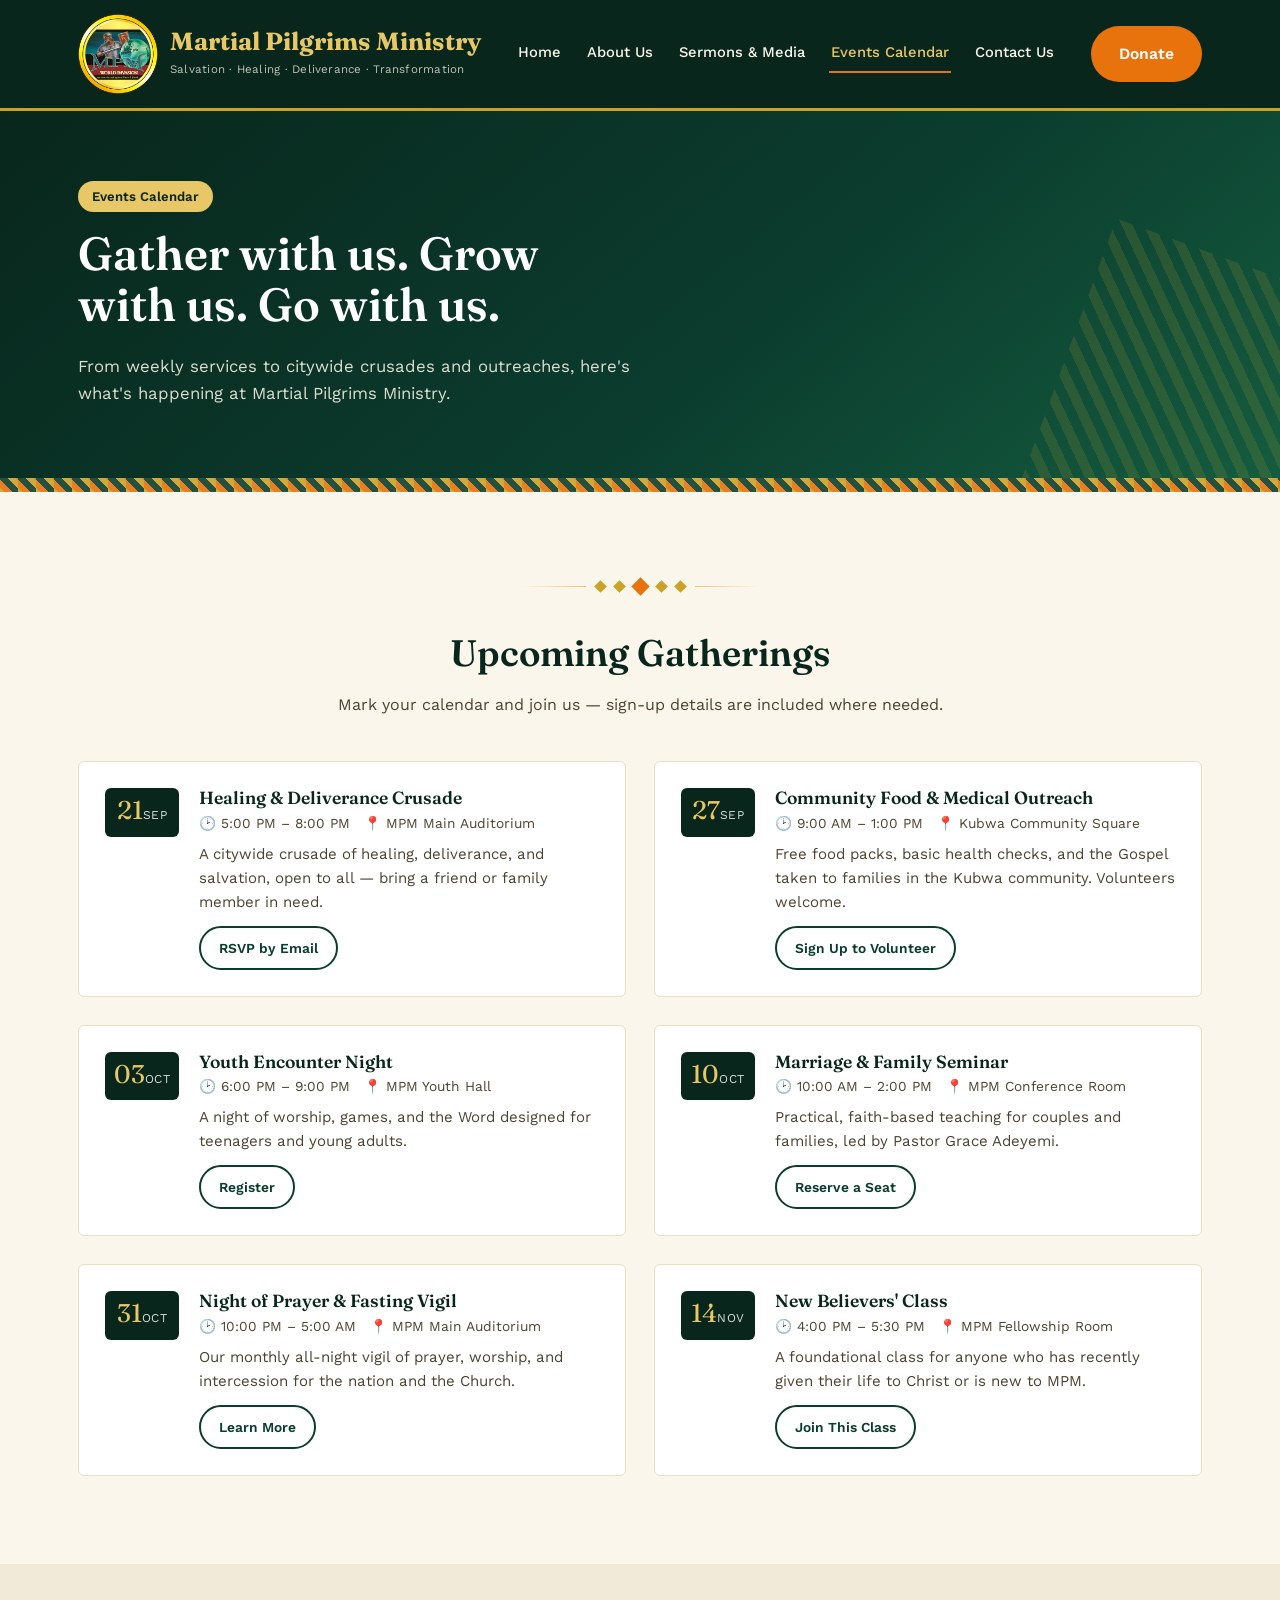
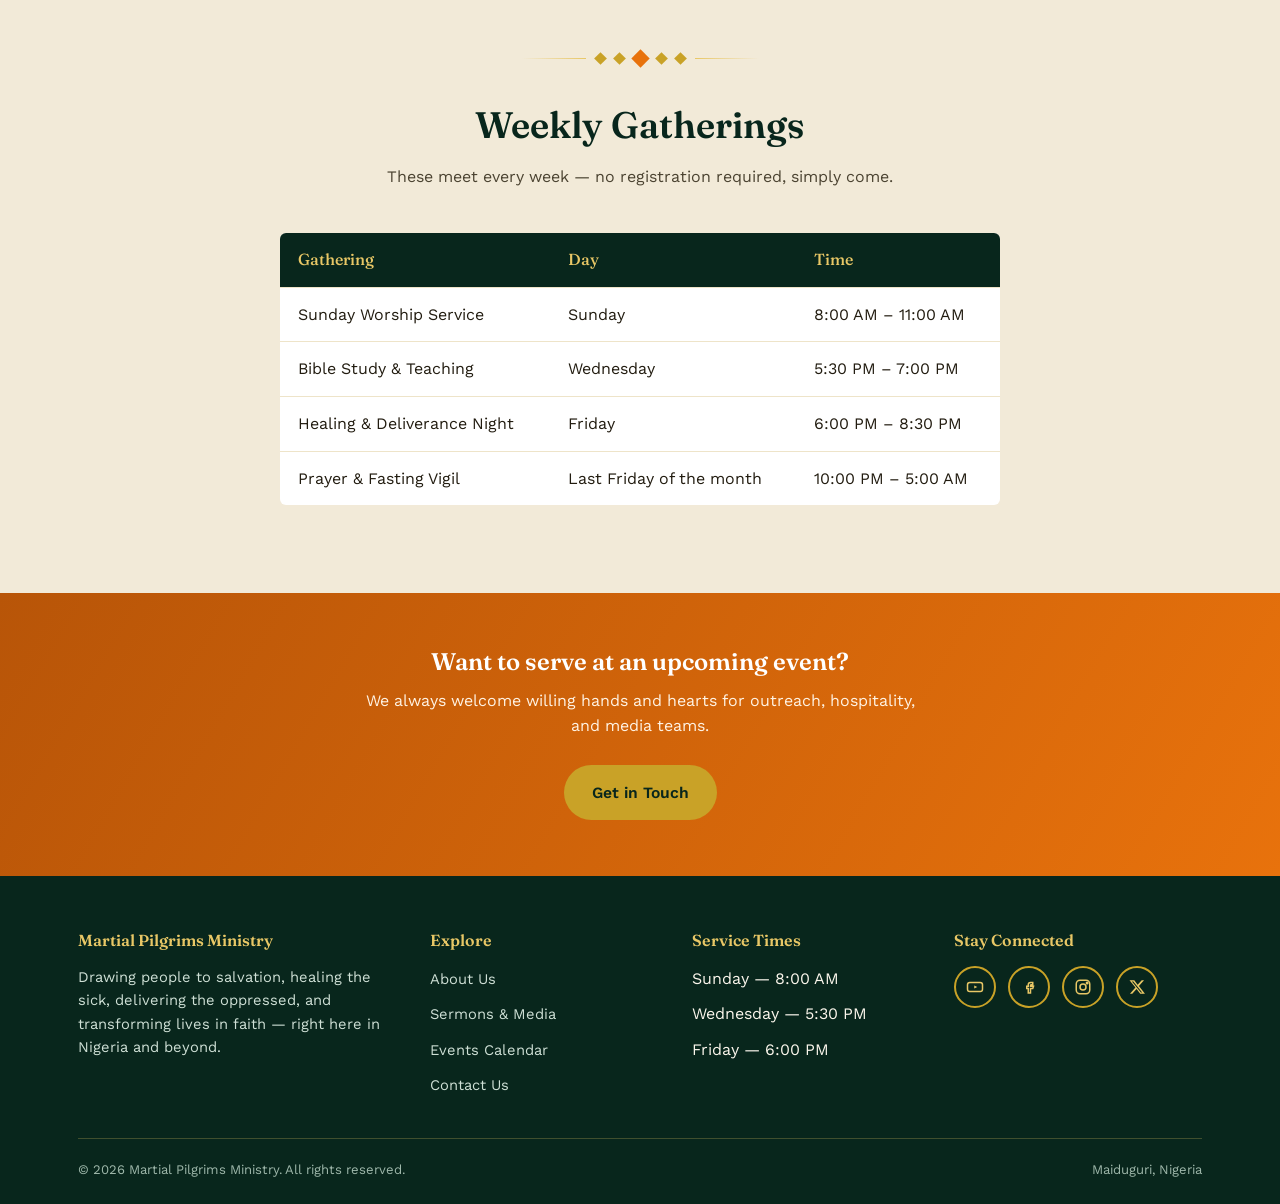
<file: events.html>
<!DOCTYPE html>
<html lang="en">
<head>
<meta charset="UTF-8">
<meta name="viewport" content="width=device-width, initial-scale=1.0">
<title>Events Calendar — Martial Pilgrims Ministry</title>
<link rel="preconnect" href="https://fonts.googleapis.com">
<link href="https://fonts.googleapis.com/css2?family=Fraunces:opsz,wght@9..144,500;9..144,600;9..144,700&family=Work+Sans:wght@400;500;600;700&display=swap" rel="stylesheet">
<link rel="stylesheet" href="style.css">
</head>
<body>

<header class="site-header">
  <nav class="nav">
    <a href="index.html" class="brand">
      <span class="brand-mark">
        <img src="assets/logo.png" alt="Martial Pilgrims Ministry logo">
      </span>
      <span class="brand-text">
        <span class="name">Martial Pilgrims Ministry</span>
        <span class="tag">Salvation · Healing · Deliverance · Transformation</span>
      </span>
    </a>
    <ul class="nav-links">
      <li><a href="index.html">Home</a></li>
      <li><a href="about.html">About Us</a></li>
      <li><a href="sermons.html">Sermons &amp; Media</a></li>
      <li><a href="events.html" class="active">Events Calendar</a></li>
      <li><a href="contact.html">Contact Us</a></li>
    </ul>
    <div class="nav-actions">
      <a href="#" class="btn btn-orange" data-open-donate>Donate</a>
      <button class="nav-toggle" aria-label="Toggle menu"><span></span><span></span><span></span></button>
    </div>
  </nav>
</header>

<section class="page-hero">
  <div class="page-hero-pattern"></div>
  <div class="container">
    <span class="slide-kicker">Events Calendar</span>
    <h1>Gather with us. Grow with us. Go with us.</h1>
    <p>From weekly services to citywide crusades and outreaches, here's what's happening at Martial Pilgrims Ministry.</p>
  </div>
</section>
<div class="pattern-strip"></div>

<!-- Upcoming events -->
<section>
  <div class="container">
    <div class="section-head">
      <div class="diamond-divider"><span></span><span></span><span></span><span></span><span></span></div>
      <h2>Upcoming Gatherings</h2>
      <p>Mark your calendar and join us — sign-up details are included where needed.</p>
    </div>

    <div class="grid grid-2">

      <div class="event-card">
        <div class="event-date"><span class="day">21</span><span class="mon">SEP</span></div>
        <div>
          <h3>Healing &amp; Deliverance Crusade</h3>
          <div class="event-meta"><span>&#128337; 5:00 PM – 8:00 PM</span><span>&#128205; MPM Main Auditorium</span></div>
          <p>A citywide crusade of healing, deliverance, and salvation, open to all — bring a friend or family member in need.</p>
          <a href="mailto:events@martialpilgrimsministry.org?subject=Crusade%20RSVP" class="btn btn-outline on-light" style="padding:9px 18px; font-size:.86rem;">RSVP by Email</a>
        </div>
      </div>

      <div class="event-card">
        <div class="event-date"><span class="day">27</span><span class="mon">SEP</span></div>
        <div>
          <h3>Community Food &amp; Medical Outreach</h3>
          <div class="event-meta"><span>&#128337; 9:00 AM – 1:00 PM</span><span>&#128205; Kubwa Community Square</span></div>
          <p>Free food packs, basic health checks, and the Gospel taken to families in the Kubwa community. Volunteers welcome.</p>
          <a href="mailto:outreach@martialpilgrimsministry.org?subject=Volunteer%20Sign-Up" class="btn btn-outline on-light" style="padding:9px 18px; font-size:.86rem;">Sign Up to Volunteer</a>
        </div>
      </div>

      <div class="event-card">
        <div class="event-date"><span class="day">03</span><span class="mon">OCT</span></div>
        <div>
          <h3>Youth Encounter Night</h3>
          <div class="event-meta"><span>&#128337; 6:00 PM – 9:00 PM</span><span>&#128205; MPM Youth Hall</span></div>
          <p>A night of worship, games, and the Word designed for teenagers and young adults.</p>
          <a href="mailto:youth@martialpilgrimsministry.org?subject=Youth%20Night%20Registration" class="btn btn-outline on-light" style="padding:9px 18px; font-size:.86rem;">Register</a>
        </div>
      </div>

      <div class="event-card">
        <div class="event-date"><span class="day">10</span><span class="mon">OCT</span></div>
        <div>
          <h3>Marriage &amp; Family Seminar</h3>
          <div class="event-meta"><span>&#128337; 10:00 AM – 2:00 PM</span><span>&#128205; MPM Conference Room</span></div>
          <p>Practical, faith-based teaching for couples and families, led by Pastor Grace Adeyemi.</p>
          <a href="mailto:family@martialpilgrimsministry.org?subject=Seminar%20Registration" class="btn btn-outline on-light" style="padding:9px 18px; font-size:.86rem;">Reserve a Seat</a>
        </div>
      </div>

      <div class="event-card">
        <div class="event-date"><span class="day">31</span><span class="mon">OCT</span></div>
        <div>
          <h3>Night of Prayer &amp; Fasting Vigil</h3>
          <div class="event-meta"><span>&#128337; 10:00 PM – 5:00 AM</span><span>&#128205; MPM Main Auditorium</span></div>
          <p>Our monthly all-night vigil of prayer, worship, and intercession for the nation and the Church.</p>
          <a href="mailto:prayer@martialpilgrimsministry.org?subject=Vigil%20Enquiry" class="btn btn-outline on-light" style="padding:9px 18px; font-size:.86rem;">Learn More</a>
        </div>
      </div>

      <div class="event-card">
        <div class="event-date"><span class="day">14</span><span class="mon">NOV</span></div>
        <div>
          <h3>New Believers' Class</h3>
          <div class="event-meta"><span>&#128337; 4:00 PM – 5:30 PM</span><span>&#128205; MPM Fellowship Room</span></div>
          <p>A foundational class for anyone who has recently given their life to Christ or is new to MPM.</p>
          <a href="mailto:newbelievers@martialpilgrimsministry.org?subject=New%20Believers%20Class" class="btn btn-outline on-light" style="padding:9px 18px; font-size:.86rem;">Join This Class</a>
        </div>
      </div>

    </div>
  </div>
</section>

<!-- Recurring services -->
<section class="band-cream-dim">
  <div class="container">
    <div class="section-head">
      <div class="diamond-divider"><span></span><span></span><span></span><span></span><span></span></div>
      <h2>Weekly Gatherings</h2>
      <p>These meet every week — no registration required, simply come.</p>
    </div>
    <div style="max-width:720px; margin:0 auto;">
      <table class="times-table">
        <thead><tr><th>Gathering</th><th>Day</th><th>Time</th></tr></thead>
        <tbody>
          <tr><td>Sunday Worship Service</td><td>Sunday</td><td>8:00 AM – 11:00 AM</td></tr>
          <tr><td>Bible Study &amp; Teaching</td><td>Wednesday</td><td>5:30 PM – 7:00 PM</td></tr>
          <tr><td>Healing &amp; Deliverance Night</td><td>Friday</td><td>6:00 PM – 8:30 PM</td></tr>
          <tr><td>Prayer &amp; Fasting Vigil</td><td>Last Friday of the month</td><td>10:00 PM – 5:00 AM</td></tr>
        </tbody>
      </table>
    </div>
  </div>
</section>

<section class="cta-band">
  <div class="container">
    <h2>Want to serve at an upcoming event?</h2>
    <p>We always welcome willing hands and hearts for outreach, hospitality, and media teams.</p>
    <a href="contact.html" class="btn btn-gold">Get in Touch</a>
  </div>
</section>

<footer class="site-footer">
  <div class="container">
    <div class="footer-grid">
      <div>
        <h4>Martial Pilgrims Ministry</h4>
        <p>Drawing people to salvation, healing the sick, delivering the oppressed, and transforming lives in faith — right here in Nigeria and beyond.</p>
      </div>
      <div>
        <h4>Explore</h4>
        <ul class="footer-links">
          <li><a href="about.html">About Us</a></li>
          <li><a href="sermons.html">Sermons &amp; Media</a></li>
          <li><a href="events.html">Events Calendar</a></li>
          <li><a href="contact.html">Contact Us</a></li>
        </ul>
      </div>
      <div>
        <h4>Service Times</h4>
        <ul class="footer-links">
          <li>Sunday — 8:00 AM</li>
          <li>Wednesday — 5:30 PM</li>
          <li>Friday — 6:00 PM</li>
        </ul>
      </div>
      <div>
        <h4>Stay Connected</h4>
        <div class="social-row">
          <a href="https://www.youtube.com/@martialpilgrimsministry8547" target="_blank" rel="noopener" aria-label="YouTube"><svg viewBox="0 0 24 24" fill="none" stroke="currentColor" stroke-width="2"><rect x="2" y="6" width="20" height="12" rx="3"/><path d="M11 10l4 2-4 2z" fill="currentColor" stroke="none"/></svg></a>
          <a href="https://www.facebook.com/Mboss1000" target="_blank" rel="noopener" aria-label="Facebook"><svg viewBox="0 0 24 24" fill="none" stroke="currentColor" stroke-width="2"><path d="M14 9h3V6h-3c-2 0-3 1-3 3v2H9v3h2v6h3v-6h3l1-3h-4v-1c0-1 0-1 1-1z"/></svg></a>
          <a href="#" aria-label="Instagram"><svg viewBox="0 0 24 24" fill="none" stroke="currentColor" stroke-width="2"><rect x="3" y="3" width="18" height="18" rx="5"/><circle cx="12" cy="12" r="4"/><circle cx="17.5" cy="6.5" r="1"/></svg></a>
          <a href="#" aria-label="X (Twitter)"><svg viewBox="0 0 24 24" fill="currentColor" stroke="none"><path d="M18.3 3h3.1l-6.8 7.8L22.6 21h-6.3l-4.9-6.4L5.7 21H2.6l7.3-8.3L2 3h6.4l4.4 5.9L18.3 3zm-1.1 16.2h1.7L7 4.7H5.2l12 14.5z"/></svg></a>
        </div>
      </div>
    </div>
    <div class="footer-bottom">
      <span>&copy; 2026 Martial Pilgrims Ministry. All rights reserved.</span>
      <span>Maiduguri, Nigeria</span>
    </div>
  </div>
</footer>

<div class="modal-overlay" id="donateModal">
  <div class="modal" role="dialog" aria-modal="true" aria-labelledby="donateTitle">
    <button class="modal-close" data-close-donate aria-label="Close">&times;</button>
    <h2 id="donateTitle">Give to the Ministry</h2>
    <p class="sub">Your seed supports outreach, healing crusades, and the spread of the Gospel. Choose your currency below.</p>
    <div class="currency-tabs">
      <button class="active" data-currency="NGN">₦ NGN</button>
      <button data-currency="USD">$ USD</button>
      <button data-currency="GBP">£ GBP</button>
      <button data-currency="EUR">€ EUR</button>
    </div>
    <div class="currency-panel active" data-currency="NGN">
      <div class="give-online-box">
        <h4>Give Online (Naira)</h4>
        <p style="font-size:.9rem; color:var(--ink-soft); margin-bottom:12px;">Pay instantly by card, bank transfer, or USSD.</p>
        <div class="donate-fields">
          <input type="number" id="amountNGN" placeholder="Amount (₦)" min="100" value="5000">
          <input type="email" id="emailNGN" placeholder="Email address">
        </div>
        <button type="button" class="btn btn-orange btn-block" data-pay="paystack" data-amount-input="amountNGN" data-email-input="emailNGN">Give via Paystack</button>
        <button type="button" class="btn btn-outline on-light btn-block" style="margin-top:10px;" data-pay="flutterwave" data-amount-input="amountNGN" data-email-input="emailNGN">Give via Flutterwave</button>
      </div>
      <div class="give-online-box">
        <h4>Direct Bank Transfer</h4>
        <div class="bank-line"><span>Bank</span><span>Zenith Bank Plc</span></div>
        <div class="bank-line"><span>Account Name</span><span>Martial Pilgrims Ministry</span></div>
        <div class="bank-line"><span>Account Number</span><span>1016214661</span></div>
      </div>
    </div>
    <div class="currency-panel" data-currency="USD">
      <div class="give-online-box">
        <h4>Give Online (US Dollars)</h4>
        <p style="font-size:.9rem; color:var(--ink-soft); margin-bottom:12px;">Give securely from anywhere via PayPal or card.</p>
        <div class="donate-fields">
          <input type="number" id="amountUSD" placeholder="Amount ($)" min="1" value="25">
        </div>
        <div id="paypal-button-USD" class="paypal-container" data-paypal-currency="USD" data-paypal-container="paypal-button-USD" data-paypal-amount="amountUSD"></div>
        <p class="paypal-note">Secure checkout powered by PayPal.</p>
      </div>
      <div class="give-online-box">
        <h4>Wire Transfer (USD)</h4>
        <div class="bank-line"><span>Bank</span><span>Zion Trust Bank</span></div>
        <div class="bank-line"><span>SWIFT Code</span><span>ZTBNGLAX</span></div>
        <div class="bank-line"><span>Account Number</span><span>USD-0098765</span></div>
      </div>
    </div>
    <div class="currency-panel" data-currency="GBP">
      <div class="give-online-box">
        <h4>Give Online (British Pounds)</h4>
        <p style="font-size:.9rem; color:var(--ink-soft); margin-bottom:12px;">Give from the UK via PayPal or card.</p>
        <div class="donate-fields">
          <input type="number" id="amountGBP" placeholder="Amount (£)" min="1" value="20">
        </div>
        <div id="paypal-button-GBP" class="paypal-container" data-paypal-currency="GBP" data-paypal-container="paypal-button-GBP" data-paypal-amount="amountGBP"></div>
        <p class="paypal-note">Secure checkout powered by PayPal.</p>
      </div>
      <div class="give-online-box">
        <h4>Wire Transfer (GBP)</h4>
        <div class="bank-line"><span>Bank</span><span>Zion Trust Bank</span></div>
        <div class="bank-line"><span>SWIFT Code</span><span>ZTBNGLAX</span></div>
        <div class="bank-line"><span>Account Number</span><span>GBP-0076543</span></div>
      </div>
    </div>
    <div class="currency-panel" data-currency="EUR">
      <div class="give-online-box">
        <h4>Give Online (Euros)</h4>
        <p style="font-size:.9rem; color:var(--ink-soft); margin-bottom:12px;">Give from Europe via PayPal or card.</p>
        <div class="donate-fields">
          <input type="number" id="amountEUR" placeholder="Amount (€)" min="1" value="20">
        </div>
        <div id="paypal-button-EUR" class="paypal-container" data-paypal-currency="EUR" data-paypal-container="paypal-button-EUR" data-paypal-amount="amountEUR"></div>
        <p class="paypal-note">Secure checkout powered by PayPal.</p>
      </div>
      <div class="give-online-box">
        <h4>Wire Transfer (EUR)</h4>
        <div class="bank-line"><span>Bank</span><span>Zion Trust Bank</span></div>
        <div class="bank-line"><span>IBAN</span><span>NG00 ZTBN 0054 3210</span></div>
        <div class="bank-line"><span>SWIFT Code</span><span>ZTBNGLAX</span></div>
      </div>
    </div>
    <p class="modal-note">Payment buttons are wired up and ready — add your real Paystack, Flutterwave, and PayPal keys in <code>script.js</code> to start accepting live donations. Wire transfer details above are also placeholders to update with your bank's actual details for the USD/GBP/EUR accounts.</p>
  </div>
</div>

<script src="https://js.paystack.co/v1/inline.js"></script>
<script src="https://checkout.flutterwave.com/v3.js"></script>
<script src="script.js"></script>
</body>
</html>
</file>
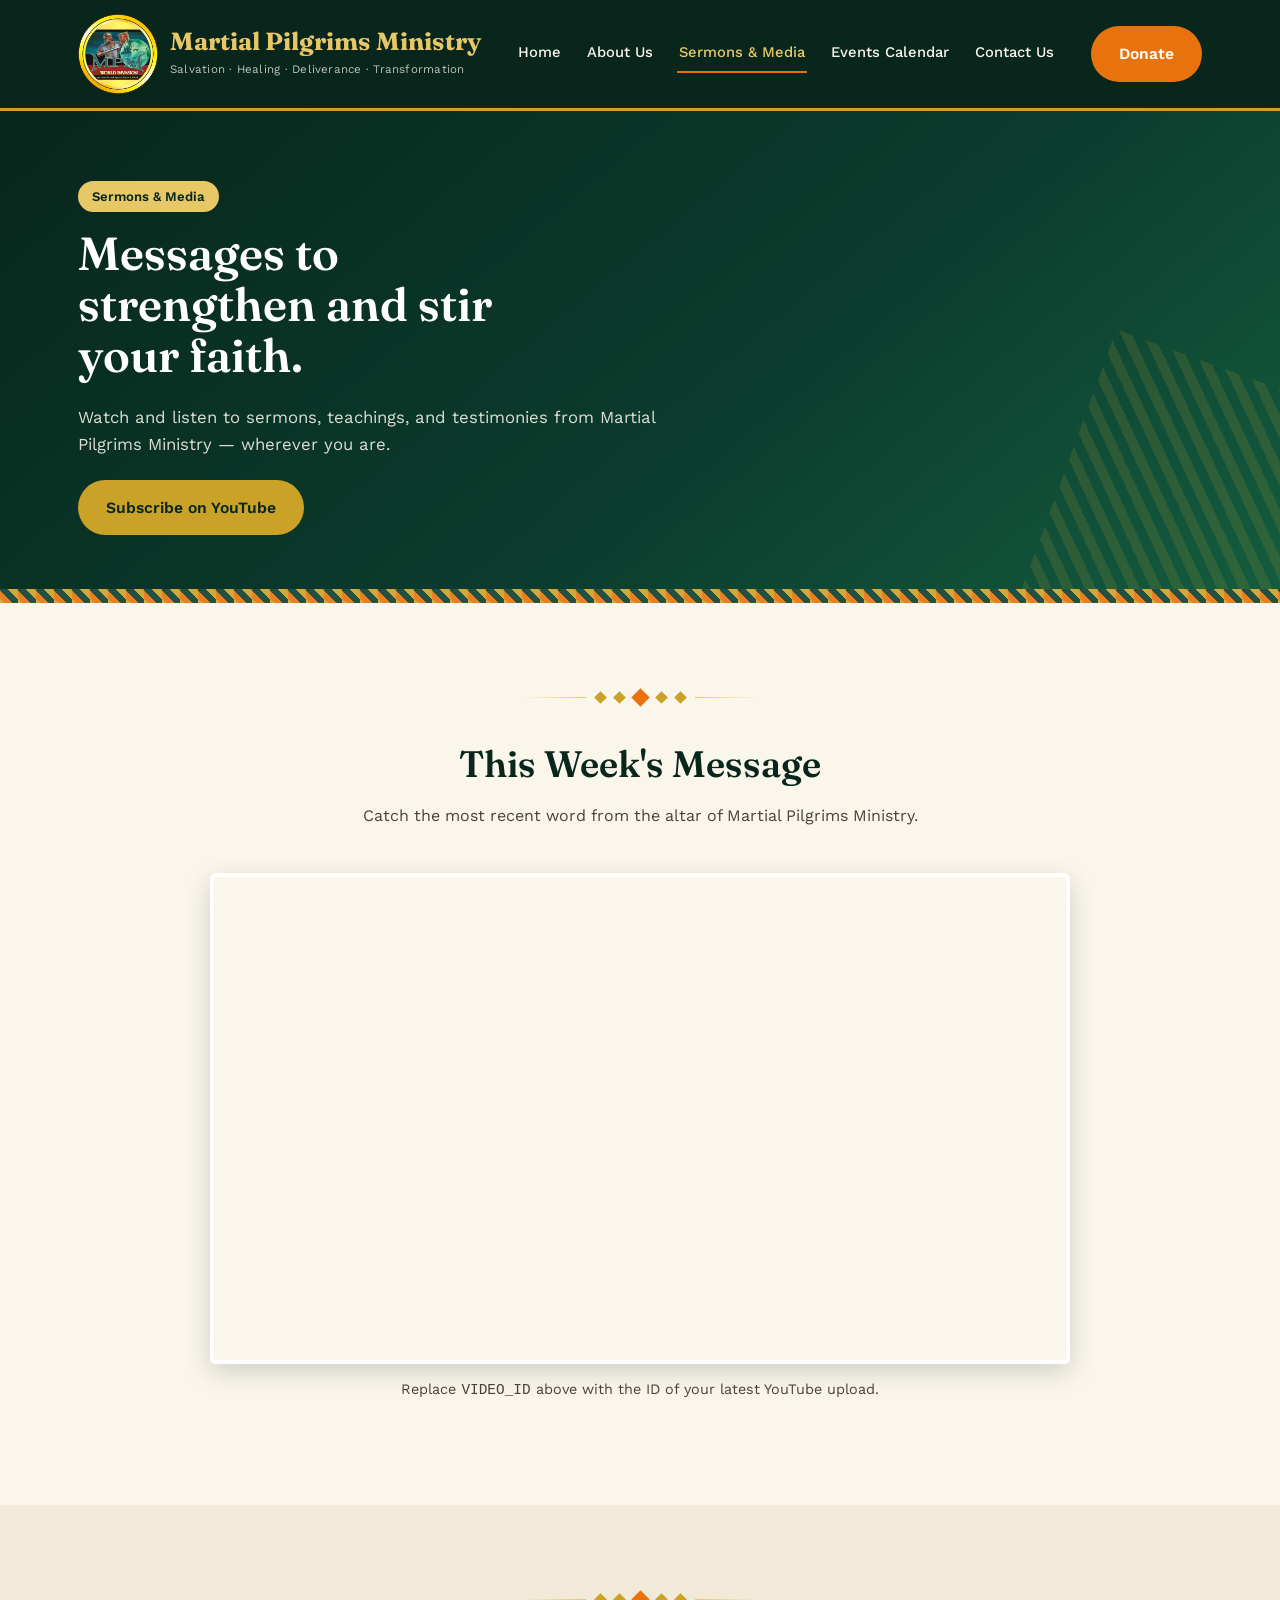
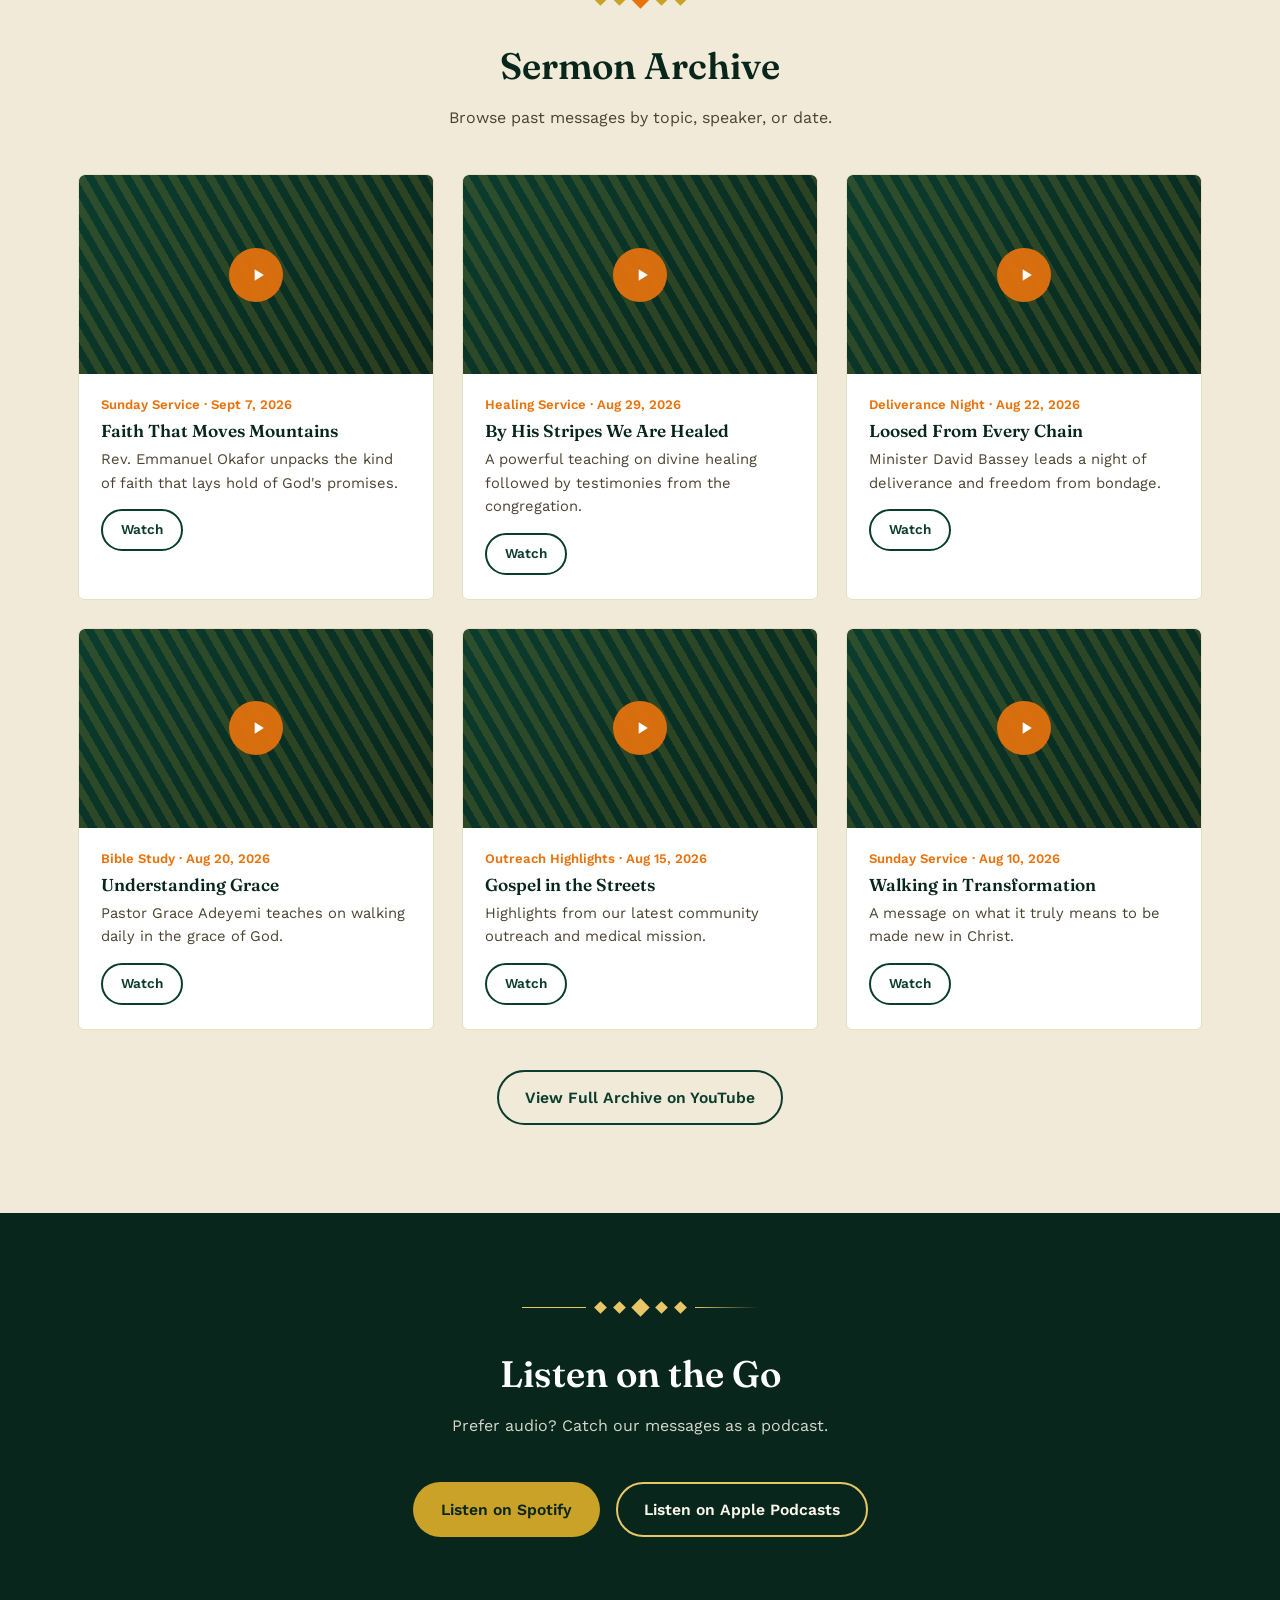
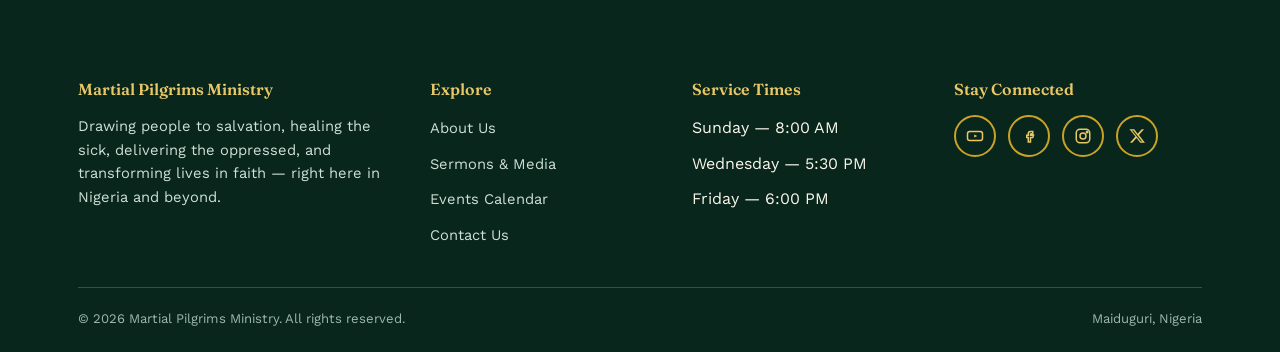
<file: sermons.html>
<!DOCTYPE html>
<html lang="en">
<head>
<meta charset="UTF-8">
<meta name="viewport" content="width=device-width, initial-scale=1.0">
<title>Sermons &amp; Media — Martial Pilgrims Ministry</title>
<link rel="preconnect" href="https://fonts.googleapis.com">
<link href="https://fonts.googleapis.com/css2?family=Fraunces:opsz,wght@9..144,500;9..144,600;9..144,700&family=Work+Sans:wght@400;500;600;700&display=swap" rel="stylesheet">
<link rel="stylesheet" href="style.css">
</head>
<body>

<header class="site-header">
  <nav class="nav">
    <a href="index.html" class="brand">
      <span class="brand-mark">
        <img src="assets/logo.png" alt="Martial Pilgrims Ministry logo">
      </span>
      <span class="brand-text">
        <span class="name">Martial Pilgrims Ministry</span>
        <span class="tag">Salvation · Healing · Deliverance · Transformation</span>
      </span>
    </a>
    <ul class="nav-links">
      <li><a href="index.html">Home</a></li>
      <li><a href="about.html">About Us</a></li>
      <li><a href="sermons.html" class="active">Sermons &amp; Media</a></li>
      <li><a href="events.html">Events Calendar</a></li>
      <li><a href="contact.html">Contact Us</a></li>
    </ul>
    <div class="nav-actions">
      <a href="#" class="btn btn-orange" data-open-donate>Donate</a>
      <button class="nav-toggle" aria-label="Toggle menu"><span></span><span></span><span></span></button>
    </div>
  </nav>
</header>

<section class="page-hero">
  <div class="page-hero-pattern"></div>
  <div class="container">
    <span class="slide-kicker">Sermons &amp; Media</span>
    <h1>Messages to strengthen and stir your faith.</h1>
    <p>Watch and listen to sermons, teachings, and testimonies from Martial Pilgrims Ministry — wherever you are.</p>
    <div class="slide-actions" style="margin-top:22px;">
      <a href="https://www.youtube.com/@martialpilgrimsministry8547" target="_blank" rel="noopener" class="btn btn-gold">
        Subscribe on YouTube
      </a>
    </div>
  </div>
</section>
<div class="pattern-strip"></div>

<!-- Featured sermon -->
<section>
  <div class="container">
    <div class="section-head">
      <div class="diamond-divider"><span></span><span></span><span></span><span></span><span></span></div>
      <h2>This Week's Message</h2>
      <p>Catch the most recent word from the altar of Martial Pilgrims Ministry.</p>
    </div>
    <div style="max-width:860px; margin:0 auto;">
      <div style="position:relative; padding-bottom:56.25%; height:0; border-radius:var(--radius); overflow:hidden; border:4px solid #fff; box-shadow:0 8px 26px rgba(8,38,28,.18);">
        <!-- Replace VIDEO_ID with your actual YouTube video ID -->
        <iframe src="https://www.youtube.com/embed/VIDEO_ID"
          style="position:absolute; top:0; left:0; width:100%; height:100%;"
          title="Featured Sermon — Martial Pilgrims Ministry"
          frameborder="0"
          allow="accelerometer; autoplay; clipboard-write; encrypted-media; gyroscope; picture-in-picture"
          allowfullscreen></iframe>
      </div>
      <p style="text-align:center; margin-top:14px; font-size:.9rem; color:var(--ink-soft);">
        Replace <code>VIDEO_ID</code> above with the ID of your latest YouTube upload.
      </p>
    </div>
  </div>
</section>

<!-- Archive grid -->
<section class="band-cream-dim">
  <div class="container">
    <div class="section-head">
      <div class="diamond-divider"><span></span><span></span><span></span><span></span><span></span></div>
      <h2>Sermon Archive</h2>
      <p>Browse past messages by topic, speaker, or date.</p>
    </div>
    <div class="grid grid-3">

      <div class="sermon-card">
        <a href="https://www.youtube.com/embed/VIDEO_ID" target="_blank" rel="noopener">
          <div class="media-thumb"><div class="play"><svg viewBox="0 0 24 24" fill="currentColor"><path d="M8 5v14l11-7z"/></svg></div></div>
        </a>
        <div class="sermon-body">
          <div class="sermon-meta">Sunday Service · Sept 7, 2026</div>
          <h3>Faith That Moves Mountains</h3>
          <p>Rev. Emmanuel Okafor unpacks the kind of faith that lays hold of God's promises.</p>
          <a href="https://www.youtube.com/embed/VIDEO_ID" target="_blank" rel="noopener" class="btn btn-outline on-light" style="padding:8px 18px; font-size:.85rem;">Watch</a>
        </div>
      </div>

      <div class="sermon-card">
        <a href="https://www.youtube.com/embed/VIDEO_ID" target="_blank" rel="noopener">
          <div class="media-thumb"><div class="play"><svg viewBox="0 0 24 24" fill="currentColor"><path d="M8 5v14l11-7z"/></svg></div></div>
        </a>
        <div class="sermon-body">
          <div class="sermon-meta">Healing Service · Aug 29, 2026</div>
          <h3>By His Stripes We Are Healed</h3>
          <p>A powerful teaching on divine healing followed by testimonies from the congregation.</p>
          <a href="https://www.youtube.com/embed/VIDEO_ID" target="_blank" rel="noopener" class="btn btn-outline on-light" style="padding:8px 18px; font-size:.85rem;">Watch</a>
        </div>
      </div>

      <div class="sermon-card">
        <a href="https://www.youtube.com/embed/VIDEO_ID" target="_blank" rel="noopener">
          <div class="media-thumb"><div class="play"><svg viewBox="0 0 24 24" fill="currentColor"><path d="M8 5v14l11-7z"/></svg></div></div>
        </a>
        <div class="sermon-body">
          <div class="sermon-meta">Deliverance Night · Aug 22, 2026</div>
          <h3>Loosed From Every Chain</h3>
          <p>Minister David Bassey leads a night of deliverance and freedom from bondage.</p>
          <a href="https://www.youtube.com/embed/VIDEO_ID" target="_blank" rel="noopener" class="btn btn-outline on-light" style="padding:8px 18px; font-size:.85rem;">Watch</a>
        </div>
      </div>

      <div class="sermon-card">
        <a href="https://www.youtube.com/embed/VIDEO_ID" target="_blank" rel="noopener">
          <div class="media-thumb"><div class="play"><svg viewBox="0 0 24 24" fill="currentColor"><path d="M8 5v14l11-7z"/></svg></div></div>
        </a>
        <div class="sermon-body">
          <div class="sermon-meta">Bible Study · Aug 20, 2026</div>
          <h3>Understanding Grace</h3>
          <p>Pastor Grace Adeyemi teaches on walking daily in the grace of God.</p>
          <a href="https://www.youtube.com/embed/VIDEO_ID" target="_blank" rel="noopener" class="btn btn-outline on-light" style="padding:8px 18px; font-size:.85rem;">Watch</a>
        </div>
      </div>

      <div class="sermon-card">
        <a href="https://www.youtube.com/embed/VIDEO_ID" target="_blank" rel="noopener">
          <div class="media-thumb"><div class="play"><svg viewBox="0 0 24 24" fill="currentColor"><path d="M8 5v14l11-7z"/></svg></div></div>
        </a>
        <div class="sermon-body">
          <div class="sermon-meta">Outreach Highlights · Aug 15, 2026</div>
          <h3>Gospel in the Streets</h3>
          <p>Highlights from our latest community outreach and medical mission.</p>
          <a href="https://www.youtube.com/embed/VIDEO_ID" target="_blank" rel="noopener" class="btn btn-outline on-light" style="padding:8px 18px; font-size:.85rem;">Watch</a>
        </div>
      </div>

      <div class="sermon-card">
        <a href="https://www.youtube.com/embed/VIDEO_ID" target="_blank" rel="noopener">
          <div class="media-thumb"><div class="play"><svg viewBox="0 0 24 24" fill="currentColor"><path d="M8 5v14l11-7z"/></svg></div></div>
        </a>
        <div class="sermon-body">
          <div class="sermon-meta">Sunday Service · Aug 10, 2026</div>
          <h3>Walking in Transformation</h3>
          <p>A message on what it truly means to be made new in Christ.</p>
          <a href="https://www.youtube.com/embed/VIDEO_ID" target="_blank" rel="noopener" class="btn btn-outline on-light" style="padding:8px 18px; font-size:.85rem;">Watch</a>
        </div>
      </div>

    </div>
    <div style="text-align:center; margin-top:40px;">
      <a href="https://www.youtube.com/@martialpilgrimsministry8547" target="_blank" rel="noopener" class="btn btn-outline on-light">View Full Archive on YouTube</a>
    </div>
  </div>
</section>

<!-- Podcast / audio -->
<section class="band-dark">
  <div class="container">
    <div class="section-head">
      <div class="diamond-divider on-dark"><span></span><span></span><span></span><span></span><span></span></div>
      <h2>Listen on the Go</h2>
      <p style="color:var(--cream); opacity:.85;">Prefer audio? Catch our messages as a podcast.</p>
    </div>
    <div style="display:flex; gap:16px; justify-content:center; flex-wrap:wrap;">
      <a href="#" class="btn btn-gold">Listen on Spotify</a>
      <a href="#" class="btn btn-outline on-dark">Listen on Apple Podcasts</a>
    </div>
  </div>
</section>

<footer class="site-footer">
  <div class="container">
    <div class="footer-grid">
      <div>
        <h4>Martial Pilgrims Ministry</h4>
        <p>Drawing people to salvation, healing the sick, delivering the oppressed, and transforming lives in faith — right here in Nigeria and beyond.</p>
      </div>
      <div>
        <h4>Explore</h4>
        <ul class="footer-links">
          <li><a href="about.html">About Us</a></li>
          <li><a href="sermons.html">Sermons &amp; Media</a></li>
          <li><a href="events.html">Events Calendar</a></li>
          <li><a href="contact.html">Contact Us</a></li>
        </ul>
      </div>
      <div>
        <h4>Service Times</h4>
        <ul class="footer-links">
          <li>Sunday — 8:00 AM</li>
          <li>Wednesday — 5:30 PM</li>
          <li>Friday — 6:00 PM</li>
        </ul>
      </div>
      <div>
        <h4>Stay Connected</h4>
        <div class="social-row">
          <a href="https://www.youtube.com/@martialpilgrimsministry8547" target="_blank" rel="noopener" aria-label="YouTube"><svg viewBox="0 0 24 24" fill="none" stroke="currentColor" stroke-width="2"><rect x="2" y="6" width="20" height="12" rx="3"/><path d="M11 10l4 2-4 2z" fill="currentColor" stroke="none"/></svg></a>
          <a href="https://www.facebook.com/Mboss1000" target="_blank" rel="noopener" aria-label="Facebook"><svg viewBox="0 0 24 24" fill="none" stroke="currentColor" stroke-width="2"><path d="M14 9h3V6h-3c-2 0-3 1-3 3v2H9v3h2v6h3v-6h3l1-3h-4v-1c0-1 0-1 1-1z"/></svg></a>
          <a href="#" aria-label="Instagram"><svg viewBox="0 0 24 24" fill="none" stroke="currentColor" stroke-width="2"><rect x="3" y="3" width="18" height="18" rx="5"/><circle cx="12" cy="12" r="4"/><circle cx="17.5" cy="6.5" r="1"/></svg></a>
          <a href="#" aria-label="X (Twitter)"><svg viewBox="0 0 24 24" fill="currentColor" stroke="none"><path d="M18.3 3h3.1l-6.8 7.8L22.6 21h-6.3l-4.9-6.4L5.7 21H2.6l7.3-8.3L2 3h6.4l4.4 5.9L18.3 3zm-1.1 16.2h1.7L7 4.7H5.2l12 14.5z"/></svg></a>
        </div>
      </div>
    </div>
    <div class="footer-bottom">
      <span>&copy; 2026 Martial Pilgrims Ministry. All rights reserved.</span>
      <span>Maiduguri, Nigeria</span>
    </div>
  </div>
</footer>

<div class="modal-overlay" id="donateModal">
  <div class="modal" role="dialog" aria-modal="true" aria-labelledby="donateTitle">
    <button class="modal-close" data-close-donate aria-label="Close">&times;</button>
    <h2 id="donateTitle">Give to the Ministry</h2>
    <p class="sub">Your seed supports outreach, healing crusades, and the spread of the Gospel. Choose your currency below.</p>
    <div class="currency-tabs">
      <button class="active" data-currency="NGN">₦ NGN</button>
      <button data-currency="USD">$ USD</button>
      <button data-currency="GBP">£ GBP</button>
      <button data-currency="EUR">€ EUR</button>
    </div>
    <div class="currency-panel active" data-currency="NGN">
      <div class="give-online-box">
        <h4>Give Online (Naira)</h4>
        <p style="font-size:.9rem; color:var(--ink-soft); margin-bottom:12px;">Pay instantly by card, bank transfer, or USSD.</p>
        <div class="donate-fields">
          <input type="number" id="amountNGN" placeholder="Amount (₦)" min="100" value="5000">
          <input type="email" id="emailNGN" placeholder="Email address">
        </div>
        <button type="button" class="btn btn-orange btn-block" data-pay="paystack" data-amount-input="amountNGN" data-email-input="emailNGN">Give via Paystack</button>
        <button type="button" class="btn btn-outline on-light btn-block" style="margin-top:10px;" data-pay="flutterwave" data-amount-input="amountNGN" data-email-input="emailNGN">Give via Flutterwave</button>
      </div>
      <div class="give-online-box">
        <h4>Direct Bank Transfer</h4>
        <div class="bank-line"><span>Bank</span><span>Zenith Bank Plc</span></div>
        <div class="bank-line"><span>Account Name</span><span>Martial Pilgrims Ministry</span></div>
        <div class="bank-line"><span>Account Number</span><span>1016214661</span></div>
      </div>
    </div>
    <div class="currency-panel" data-currency="USD">
      <div class="give-online-box">
        <h4>Give Online (US Dollars)</h4>
        <p style="font-size:.9rem; color:var(--ink-soft); margin-bottom:12px;">Give securely from anywhere via PayPal or card.</p>
        <div class="donate-fields">
          <input type="number" id="amountUSD" placeholder="Amount ($)" min="1" value="25">
        </div>
        <div id="paypal-button-USD" class="paypal-container" data-paypal-currency="USD" data-paypal-container="paypal-button-USD" data-paypal-amount="amountUSD"></div>
        <p class="paypal-note">Secure checkout powered by PayPal.</p>
      </div>
      <div class="give-online-box">
        <h4>Wire Transfer (USD)</h4>
        <div class="bank-line"><span>Bank</span><span>Zion Trust Bank</span></div>
        <div class="bank-line"><span>SWIFT Code</span><span>ZTBNGLAX</span></div>
        <div class="bank-line"><span>Account Number</span><span>USD-0098765</span></div>
      </div>
    </div>
    <div class="currency-panel" data-currency="GBP">
      <div class="give-online-box">
        <h4>Give Online (British Pounds)</h4>
        <p style="font-size:.9rem; color:var(--ink-soft); margin-bottom:12px;">Give from the UK via PayPal or card.</p>
        <div class="donate-fields">
          <input type="number" id="amountGBP" placeholder="Amount (£)" min="1" value="20">
        </div>
        <div id="paypal-button-GBP" class="paypal-container" data-paypal-currency="GBP" data-paypal-container="paypal-button-GBP" data-paypal-amount="amountGBP"></div>
        <p class="paypal-note">Secure checkout powered by PayPal.</p>
      </div>
      <div class="give-online-box">
        <h4>Wire Transfer (GBP)</h4>
        <div class="bank-line"><span>Bank</span><span>Zion Trust Bank</span></div>
        <div class="bank-line"><span>SWIFT Code</span><span>ZTBNGLAX</span></div>
        <div class="bank-line"><span>Account Number</span><span>GBP-0076543</span></div>
      </div>
    </div>
    <div class="currency-panel" data-currency="EUR">
      <div class="give-online-box">
        <h4>Give Online (Euros)</h4>
        <p style="font-size:.9rem; color:var(--ink-soft); margin-bottom:12px;">Give from Europe via PayPal or card.</p>
        <div class="donate-fields">
          <input type="number" id="amountEUR" placeholder="Amount (€)" min="1" value="20">
        </div>
        <div id="paypal-button-EUR" class="paypal-container" data-paypal-currency="EUR" data-paypal-container="paypal-button-EUR" data-paypal-amount="amountEUR"></div>
        <p class="paypal-note">Secure checkout powered by PayPal.</p>
      </div>
      <div class="give-online-box">
        <h4>Wire Transfer (EUR)</h4>
        <div class="bank-line"><span>Bank</span><span>Zion Trust Bank</span></div>
        <div class="bank-line"><span>IBAN</span><span>NG00 ZTBN 0054 3210</span></div>
        <div class="bank-line"><span>SWIFT Code</span><span>ZTBNGLAX</span></div>
      </div>
    </div>
    <p class="modal-note">Payment buttons are wired up and ready — add your real Paystack, Flutterwave, and PayPal keys in <code>script.js</code> to start accepting live donations. Wire transfer details above are also placeholders to update with your bank's actual details for the USD/GBP/EUR accounts.</p>
  </div>
</div>

<script src="https://js.paystack.co/v1/inline.js"></script>
<script src="https://checkout.flutterwave.com/v3.js"></script>
<script src="script.js"></script>
</body>
</html>
</file>
<file: style.css>
/* =========================================================
   Martial Pilgrims Ministry — shared stylesheet
   ========================================================= */

:root{
  --green-dark:   #0B3D2E;
  --green:        #145C3F;
  --green-deep:   #08261C;
  --gold:         #C9A227;
  --gold-light:   #E8C766;
  --orange:       #E8720C;
  --orange-deep:  #B85508;
  --cream:        #FBF6EC;
  --cream-dim:    #F2EAD8;
  --ink:          #221C10;
  --ink-soft:     #4B4331;

  --font-display: "Fraunces", Georgia, serif;
  --font-body: "Work Sans", -apple-system, BlinkMacSystemFont, "Segoe UI", sans-serif;

  --max-w: 1180px;
  --radius: 6px;
}

*{ box-sizing:border-box; }
html{ scroll-behavior:smooth; }
body{
  margin:0;
  font-family:var(--font-body);
  color:var(--ink);
  background:var(--cream);
  line-height:1.6;
  -webkit-font-smoothing:antialiased;
}
img{ max-width:100%; display:block; }
a{ color:inherit; text-decoration:none; }
h1,h2,h3,h4{
  font-family:var(--font-display);
  margin:0 0 .5em;
  line-height:1.1;
  font-weight:600;
  color:var(--green-deep);
}
p{ margin:0 0 1em; }
.container{
  max-width:var(--max-w);
  margin:0 auto;
  padding:0 28px;
}
section{ padding:88px 0; }
@media(max-width:720px){ section{ padding:56px 0; } }

.eyebrow-free{ /* placeholder marker, intentionally unused: no tracked-out labels */ }

/* -------- Adire-inspired diamond divider -------- */
.diamond-divider{
  display:flex;
  align-items:center;
  justify-content:center;
  gap:10px;
  margin:0 0 40px;
  user-select:none;
}
.diamond-divider span{
  width:9px; height:9px;
  background:var(--gold);
  transform:rotate(45deg);
  display:inline-block;
}
.diamond-divider span:nth-child(3){ background:var(--orange); width:13px; height:13px; }
.diamond-divider::before,
.diamond-divider::after{
  content:"";
  height:1px;
  width:64px;
  background:linear-gradient(90deg, transparent, var(--gold-light));
}
.diamond-divider::after{ background:linear-gradient(90deg, var(--gold-light), transparent); }
.diamond-divider.on-dark::before,
.diamond-divider.on-dark span{ background:var(--gold-light); }
.diamond-divider.left{ justify-content:flex-start; }
.diamond-divider.left::before{ display:none; }

.pattern-strip{
  height:14px;
  background-image: repeating-linear-gradient(45deg, var(--gold) 0 6px, var(--orange) 6px 12px, var(--green-dark) 12px 18px);
  background-size: 18px 18px;
  opacity:.9;
}

/* -------- Buttons -------- */
.btn{
  display:inline-flex;
  align-items:center;
  gap:8px;
  padding:13px 26px;
  border-radius:999px;
  font-family:var(--font-body);
  font-weight:600;
  font-size:.98rem;
  border:2px solid transparent;
  cursor:pointer;
  transition:transform .15s ease, background .2s ease, color .2s ease, border-color .2s ease;
  white-space:nowrap;
}
.btn:hover{ transform:translateY(-2px); }
.btn-orange{ background:var(--orange); color:#fff; }
.btn-orange:hover{ background:var(--orange-deep); }
.btn-gold{ background:var(--gold); color:var(--green-deep); }
.btn-gold:hover{ background:var(--gold-light); }
.btn-outline{
  background:transparent;
  border-color:currentColor;
  color:inherit;
}
.btn-outline.on-dark{ color:var(--cream); border-color:var(--gold-light); }
.btn-outline.on-dark:hover{ background:rgba(232,199,102,.12); }
.btn-outline.on-light{ color:var(--green-dark); border-color:var(--green-dark); }
.btn-outline.on-light:hover{ background:var(--green-dark); color:#fff; }
.btn-block{ width:100%; justify-content:center; }

/* -------- Header / Nav -------- */
.site-header{
  position:sticky; top:0; z-index:900;
  background:var(--green-deep);
  border-bottom:3px solid var(--gold);
}
.nav{
  display:flex;
  align-items:center;
  justify-content:space-between;
  padding:14px 28px;
  max-width:var(--max-w);
  margin:0 auto;
  gap:20px;
}
.brand{
  display:flex;
  align-items:center;
  gap:12px;
  color:var(--cream);
}
.brand-mark{
  width:80px; height:80px;
  border-radius:50%;
  display:flex; align-items:center; justify-content:center;
  flex:none;
}
.brand-mark img{
  width:100%; height:100%;
  object-fit:contain;
  display:block;
}
.brand-text .name{
  font-family:var(--font-display);
  font-size:1.55rem;
  font-weight:700;
  color:var(--gold-light);
  display:block;
  line-height:1.15;
}
@media(max-width:520px){
  .brand-mark{ width:60px; height:60px; }
  .brand-text .name{ font-size:1.2rem; }
}
.brand-text .tag{
  font-size:.72rem;
  color:var(--cream);
  opacity:.75;
  letter-spacing:.02em;
}
.nav-links{
  display:flex;
  align-items:center;
  gap:22px;
  list-style:none;
  margin:0; padding:0;
}
.nav-links li{ flex-shrink:0; }
.nav-links a{
  display:inline-block;
  white-space:nowrap;
  color:var(--cream);
  font-weight:500;
  font-size:.92rem;
  padding:6px 2px;
  border-bottom:2px solid transparent;
  transition:color .2s, border-color .2s;
}
.nav-links a:hover,
.nav-links a.active{
  color:var(--gold-light);
  border-color:var(--orange);
}
.nav-actions{ display:flex; align-items:center; gap:14px; }
.nav-toggle{
  display:none;
  flex-direction:column;
  gap:5px;
  background:none; border:none; cursor:pointer; padding:6px;
}
.nav-toggle span{ width:26px; height:2px; background:var(--gold-light); display:block; }

@media(max-width:900px){
  .nav-links{
    position:absolute; top:100%; left:0; right:0;
    background:var(--green-deep);
    flex-direction:column;
    align-items:flex-start;
    padding:18px 28px 26px;
    gap:16px;
    border-bottom:3px solid var(--gold);
    display:none;
  }
  .nav-links.open{ display:flex; }
  .nav-toggle{ display:flex; }
  .brand-text .tag{ display:none; }
}

/* -------- Hero slider -------- */
.hero-slider{
  position:relative;
  height:min(88vh, 720px);
  min-height:460px;
  overflow:hidden;
  color:#fff;
}
.slide{
  position:absolute; inset:0;
  display:flex; align-items:flex-end;
  opacity:0;
  transition:opacity 1.4s ease;
  padding:0;
}
.slide.active{ opacity:1; z-index:2; }
.slide-bg{
  position:absolute; inset:0;
  background:linear-gradient(120deg, var(--green-deep) 0%, var(--green-dark) 60%, var(--green) 100%);
}
.slide-media{
  position:absolute;
  top:50%; right:6%;
  transform:translateY(-50%);
  width:38.5%;
  max-width:647px;
  min-width:301px;
  aspect-ratio:1/1;
  background-size:cover;
  background-position:center;
  mask-image:
    linear-gradient(to right, transparent 0%, black 5%, black 95%, transparent 100%),
    linear-gradient(to bottom, transparent 0%, black 5%, black 95%, transparent 100%);
  mask-composite: intersect;
  -webkit-mask-image:
    linear-gradient(to right, transparent 0%, black 5%, black 95%, transparent 100%),
    linear-gradient(to bottom, transparent 0%, black 5%, black 95%, transparent 100%);
  -webkit-mask-composite: source-in, source-in;
}
@media(max-width:900px){
  .hero-slider{ height:760px; min-height:760px; }
  .slide-media{
    top:4%; right:auto; left:50%;
    transform:translateX(-50%);
    width:48.4%;
    max-width:286px;
    min-width:187px;
    opacity:1;
  }
}
@media(max-width:520px){
  .hero-slider{ height:720px; min-height:720px; }
}
.slide-content{
  position:relative; z-index:3;
  padding:0 28px 64px;
  max-width:var(--max-w);
  margin:0 auto;
  width:100%;
}
.hero-slider .slide-content{ max-width:600px; margin:0; padding-left:max(28px, calc((100% - var(--max-w)) / 2 + 28px)); padding-right:16px; }
@media(max-width:900px){
  .hero-slider .slide-content{ max-width:640px; padding-right:28px; }
}
.slide-kicker{
  display:inline-block;
  color:var(--green-deep);
  background:var(--gold-light);
  padding:5px 14px;
  border-radius:999px;
  font-weight:600;
  font-size:.82rem;
  margin-bottom:16px;
}
.slide-content h1{
  color:#fff;
  font-family:"Montserrat", sans-serif;
  font-size:clamp(1.35rem, 2.3vw, 2rem);
  font-weight:600;
  font-style:normal;
  line-height:1.32;
  max-width:30ch;
  margin-bottom:.3em;
}
.slide-content .verse-ref{
  display:block;
  font-family:"Montserrat", sans-serif;
  font-style:normal;
  font-weight:700;
  font-size:.9rem;
  letter-spacing:.03em;
  color:var(--gold-light);
  margin-bottom:.6em;
}
.slide-content p{
  max-width:40ch;
  font-size:.98rem;
  color:var(--cream);
  opacity:.92;
}
.slide-actions{ display:flex; gap:8px; margin-top:22px; flex-wrap:wrap; }

.hero-dots{
  position:absolute; z-index:4; bottom:26px; right:28px;
  display:flex; gap:9px;
}
.hero-dots button{
  width:11px; height:11px; border-radius:50%;
  background:rgba(255,255,255,.4);
  border:2px solid rgba(255,255,255,.6);
  cursor:pointer; padding:0;
}
.hero-dots button.active{ background:var(--orange); border-color:var(--gold-light); }

.hero-arrow{
  position:absolute; z-index:4; top:50%; transform:translateY(-50%);
  background:rgba(8,38,28,.45);
  border:1px solid rgba(232,199,102,.5);
  color:#fff;
  width:46px; height:46px;
  border-radius:50%;
  display:flex; align-items:center; justify-content:center;
  cursor:pointer;
  font-size:1.2rem;
}
.hero-arrow.prev{ left:20px; }
.hero-arrow.next{ right:20px; }
@media(max-width:720px){ .hero-arrow{ display:none; } }

/* Generated slide backdrops (no external photos): layered gradients + icon */
/* Slide media panel: user-supplied ministry photos, right-aligned, edge-blended only */
.bg-worship{ background-image:url('assets/slide1.jpg'); }
.bg-healing{ background-image:url('assets/slide2.jpg'); }
.bg-deliverance{ background-image:url('assets/slide3.jpg'); }
.bg-outreach{ background-image:url('assets/slide4.jpg'); }
.bg-youth{ background-image:url('assets/slide5.jpg'); }
.slide-icon{
  position:absolute; inset:0;
  display:flex; align-items:center; justify-content:flex-end;
  padding-right:4%;
  opacity:.32;
  mask-image: radial-gradient(circle at 68% 50%, black 0%, black 32%, transparent 72%);
  -webkit-mask-image: radial-gradient(circle at 68% 50%, black 0%, black 32%, transparent 72%);
}
.slide-icon svg{ width:min(42vw,460px); height:min(42vw,460px); filter:blur(.3px); }
@media(max-width:720px){ .slide-icon{ display:none; } }

/* -------- Page hero (inner pages) -------- */
.page-hero{
  background:linear-gradient(140deg, var(--green-deep), var(--green-dark) 60%, var(--green));
  color:#fff;
  padding:70px 0 54px;
  position:relative;
  overflow:hidden;
}
.page-hero .container{ position:relative; z-index:2; }
.page-hero h1{ color:#fff; font-size:clamp(2rem,4vw,2.9rem); max-width:16ch; }
.page-hero p{ color:var(--cream); opacity:.88; max-width:60ch; font-size:1.05rem; }
.page-hero-pattern{
  position:absolute; right:-60px; bottom:-60px;
  width:280px; height:280px;
  opacity:.15;
  background-image: repeating-linear-gradient(45deg, var(--gold) 0 10px, transparent 10px 20px);
  transform:rotate(20deg);
}

/* -------- Sections & bands -------- */
.band-dark{ background:var(--green-deep); color:var(--cream); }
.band-dark h2,.band-dark h3{ color:#fff; }
.band-cream-dim{ background:var(--cream-dim); }
.section-head{ max-width:640px; margin:0 auto 44px; text-align:center; }
.section-head h2{ font-size:clamp(1.7rem,3vw,2.3rem); }
.section-head p{ color:var(--ink-soft); }

/* -------- Grids & cards -------- */
.grid{ display:grid; gap:28px; }
.grid-3{ grid-template-columns:repeat(3,1fr); }
.grid-4{ grid-template-columns:repeat(4,1fr); }
.grid-2{ grid-template-columns:repeat(2,1fr); }
@media(max-width:920px){ .grid-3,.grid-4{ grid-template-columns:repeat(2,1fr); } }
@media(max-width:640px){ .grid-3,.grid-4,.grid-2{ grid-template-columns:1fr; } }

.value-card, .belief-card, .team-card, .sermon-card, .event-card, .info-card{
  background:#fff;
  border:1px solid #E7DEC4;
  border-radius:var(--radius);
  padding:26px;
  position:relative;
}
.value-card{ text-align:center; padding:32px 24px; }
.value-card .icon{
  width:56px; height:56px;
  margin:0 auto 16px;
  border-radius:50%;
  background:var(--cream-dim);
  border:2px solid var(--gold);
  display:flex; align-items:center; justify-content:center;
}
.value-card .icon svg{ width:26px; height:26px; color:var(--orange); }
.value-card h3{ font-size:1.15rem; }
.value-card p{ color:var(--ink-soft); font-size:.95rem; margin:0; }

.team-card{ text-align:center; }
.avatar{
  width:104px; height:104px;
  border-radius:50%;
  margin:0 auto 16px;
  display:flex; align-items:center; justify-content:center;
  font-family:var(--font-display);
  font-size:1.7rem;
  color:#fff;
  background:linear-gradient(135deg, var(--green), var(--green-deep));
  border:3px solid var(--gold);
}
.team-card h3{ margin-bottom:2px; font-size:1.1rem; }
.team-card .role{ color:var(--orange); font-weight:600; font-size:.88rem; margin-bottom:10px; display:block; }
.team-card p{ color:var(--ink-soft); font-size:.92rem; margin:0; }

.belief-card{ border-left:4px solid var(--gold); }
.belief-card h3{ font-size:1.05rem; }
.belief-card p{ color:var(--ink-soft); font-size:.94rem; margin:0; }

/* sermon media */
.media-thumb{
  aspect-ratio:16/9;
  border-radius:var(--radius) var(--radius) 0 0;
  position:relative;
  overflow:hidden;
  background:linear-gradient(135deg, var(--green-dark), var(--green-deep));
}
.media-thumb::before{
  content:"";
  position:absolute; inset:0;
  background-image:repeating-linear-gradient(60deg, rgba(201,162,39,.18) 0 8px, transparent 8px 16px);
}
.media-thumb .play{
  position:absolute; inset:0; margin:auto;
  width:54px; height:54px; border-radius:50%;
  background:rgba(232,114,12,.92);
  display:flex; align-items:center; justify-content:center;
}
.media-thumb .play svg{ width:20px; height:20px; color:#fff; margin-left:3px; }
.sermon-card{ padding:0; overflow:hidden; }
.sermon-body{ padding:20px 22px 24px; }
.sermon-meta{ font-size:.82rem; color:var(--orange); font-weight:600; margin-bottom:6px; }
.sermon-card h3{ font-size:1.08rem; margin-bottom:8px; }
.sermon-card p{ font-size:.92rem; color:var(--ink-soft); margin-bottom:14px; }

/* events */
.event-card{ display:flex; gap:20px; align-items:flex-start; }
.event-date{
  flex:none; width:74px; text-align:center;
  background:var(--green-deep); color:#fff;
  border-radius:var(--radius);
  padding:10px 4px;
}
.event-date .day{ font-family:var(--font-display); font-size:1.6rem; line-height:1; color:var(--gold-light); }
.event-date .mon{ font-size:.75rem; letter-spacing:.03em; opacity:.85; }
.event-card h3{ font-size:1.1rem; margin-bottom:4px; }
.event-meta{ font-size:.86rem; color:var(--ink-soft); margin-bottom:8px; }
.event-meta span{ margin-right:14px; }
.event-card p{ font-size:.94rem; color:var(--ink-soft); margin-bottom:12px; }

/* service times table */
.times-table{ width:100%; border-collapse:collapse; background:#fff; border-radius:var(--radius); overflow:hidden; }
.times-table th,.times-table td{ padding:14px 18px; text-align:left; border-bottom:1px solid #EEE4C9; }
.times-table th{ background:var(--green-deep); color:var(--gold-light); font-family:var(--font-display); font-weight:500; }
.times-table tr:last-child td{ border-bottom:none; }

/* forms */
.form-field{ margin-bottom:18px; display:flex; flex-direction:column; gap:6px; }
.form-field label{ font-size:.88rem; font-weight:600; color:var(--green-deep); }
.form-field input, .form-field select, .form-field textarea{
  padding:12px 14px;
  border:1.5px solid #DCD0AC;
  border-radius:var(--radius);
  font-family:var(--font-body);
  font-size:.96rem;
  background:#fff;
}
.form-field input:focus, .form-field select:focus, .form-field textarea:focus{
  outline:3px solid var(--gold-light);
  outline-offset:1px;
  border-color:var(--gold);
}

/* contact info list */
.contact-list{ list-style:none; margin:0; padding:0; display:flex; flex-direction:column; gap:20px; }
.contact-list li{ display:flex; gap:14px; align-items:flex-start; }
.contact-list .ic{
  width:40px; height:40px; flex:none; border-radius:50%;
  background:var(--green-deep); border:2px solid var(--gold);
  display:flex; align-items:center; justify-content:center;
}
.contact-list .ic svg{ width:18px; height:18px; color:var(--gold-light); }
.contact-list strong{ display:block; color:var(--green-deep); }

.social-row{ display:flex; gap:12px; margin-top:8px; }
.social-row a{
  width:42px; height:42px; border-radius:50%;
  background:var(--green-deep); border:2px solid var(--gold);
  display:flex; align-items:center; justify-content:center;
}
.social-row a svg{ width:18px; height:18px; color:var(--gold-light); }
.social-row a:hover{ background:var(--orange); border-color:var(--orange); }

.map-frame{ border:4px solid #fff; border-radius:var(--radius); overflow:hidden; box-shadow:0 6px 22px rgba(8,38,28,.18); }
.map-frame iframe{ width:100%; height:360px; border:0; display:block; }

/* CTA band */
.cta-band{
  background:linear-gradient(120deg, var(--orange-deep), var(--orange));
  color:#fff;
  padding:56px 0;
  text-align:center;
}
.cta-band h2{ color:#fff; }
.cta-band p{ color:#FFF3E4; max-width:56ch; margin:0 auto 26px; }

/* -------- Footer -------- */
.site-footer{ background:var(--green-deep); color:var(--cream); padding:56px 0 24px; }
.footer-grid{ display:grid; grid-template-columns:1.4fr 1fr 1fr 1.1fr; gap:36px; margin-bottom:40px; }
@media(max-width:820px){ .footer-grid{ grid-template-columns:1fr 1fr; } }
@media(max-width:520px){ .footer-grid{ grid-template-columns:1fr; } }
.site-footer h4{ color:var(--gold-light); font-size:1rem; margin-bottom:16px; }
.site-footer p{ color:#CFE0D6; font-size:.92rem; }
.footer-links{ list-style:none; margin:0; padding:0; display:flex; flex-direction:column; gap:10px; }
.footer-links a{ color:#CFE0D6; font-size:.92rem; }
.footer-links a:hover{ color:var(--gold-light); }
.footer-bottom{
  border-top:1px solid rgba(232,199,102,.25);
  padding-top:20px;
  display:flex; justify-content:space-between; flex-wrap:wrap; gap:10px;
  font-size:.82rem; color:#9FB8AB;
}

/* -------- Donate Modal -------- */
.modal-overlay{
  position:fixed; inset:0; z-index:2000;
  background:rgba(8,38,28,.72);
  display:none;
  align-items:center; justify-content:center;
  padding:20px;
}
.modal-overlay.open{ display:flex; }
.modal{
  background:var(--cream);
  border-radius:10px;
  max-width:520px; width:100%;
  max-height:90vh; overflow-y:auto;
  padding:30px 30px 28px;
  position:relative;
  border-top:6px solid var(--gold);
}
.modal-close{
  position:absolute; top:14px; right:16px;
  background:none; border:none; font-size:1.4rem; cursor:pointer; color:var(--ink-soft);
  line-height:1;
}
.modal h2{ font-size:1.5rem; margin-bottom:4px; }
.modal > p.sub{ color:var(--ink-soft); margin-bottom:20px; font-size:.94rem; }
.currency-tabs{ display:flex; gap:8px; margin-bottom:20px; flex-wrap:wrap; }
.currency-tabs button{
  flex:1;
  min-width:70px;
  padding:9px 6px;
  border-radius:999px;
  border:1.5px solid var(--green-dark);
  background:transparent;
  color:var(--green-dark);
  font-weight:600;
  cursor:pointer;
  font-family:var(--font-body);
}
.currency-tabs button.active{ background:var(--green-dark); color:#fff; }
.currency-panel{ display:none; }
.currency-panel.active{ display:block; }
.give-online-box{
  background:#fff; border:1px solid #E7DEC4; border-radius:var(--radius);
  padding:18px 20px; margin-bottom:16px;
}
.give-online-box h4{ margin:0 0 6px; color:var(--green-deep); font-family:var(--font-body); font-weight:700; font-size:.95rem; }
.donate-fields{ display:flex; gap:8px; margin-bottom:12px; flex-wrap:wrap; }
.donate-fields input{
  flex:1; min-width:130px;
  padding:10px 12px;
  border:1.5px solid #DCD0AC;
  border-radius:var(--radius);
  font-family:var(--font-body);
  font-size:.9rem;
  background:#fff;
}
.donate-fields input:focus{
  outline:3px solid var(--gold-light);
  outline-offset:1px;
  border-color:var(--gold);
}
.paypal-container{ min-height:44px; }
.paypal-note{ font-size:.78rem; color:var(--ink-soft); margin-top:8px; }
.bank-line{ display:flex; justify-content:space-between; padding:8px 0; border-bottom:1px dashed #E4D9B6; font-size:.92rem; }
.bank-line:last-child{ border-bottom:none; }
.bank-line span:first-child{ color:var(--ink-soft); }
.bank-line span:last-child{ font-weight:600; color:var(--green-deep); }
.modal-note{ font-size:.8rem; color:var(--ink-soft); margin-top:16px; }

@media(max-width:520px){
  .footer-grid{ text-align:left; }
}

/* Accessibility: visible focus */
a:focus-visible, button:focus-visible, input:focus-visible, textarea:focus-visible, select:focus-visible{
  outline:3px solid var(--orange);
  outline-offset:2px;
}

@media (prefers-reduced-motion: reduce){
  html{ scroll-behavior:auto; }
  .slide{ transition:none; }
  .btn:hover{ transform:none; }
}
</file>
